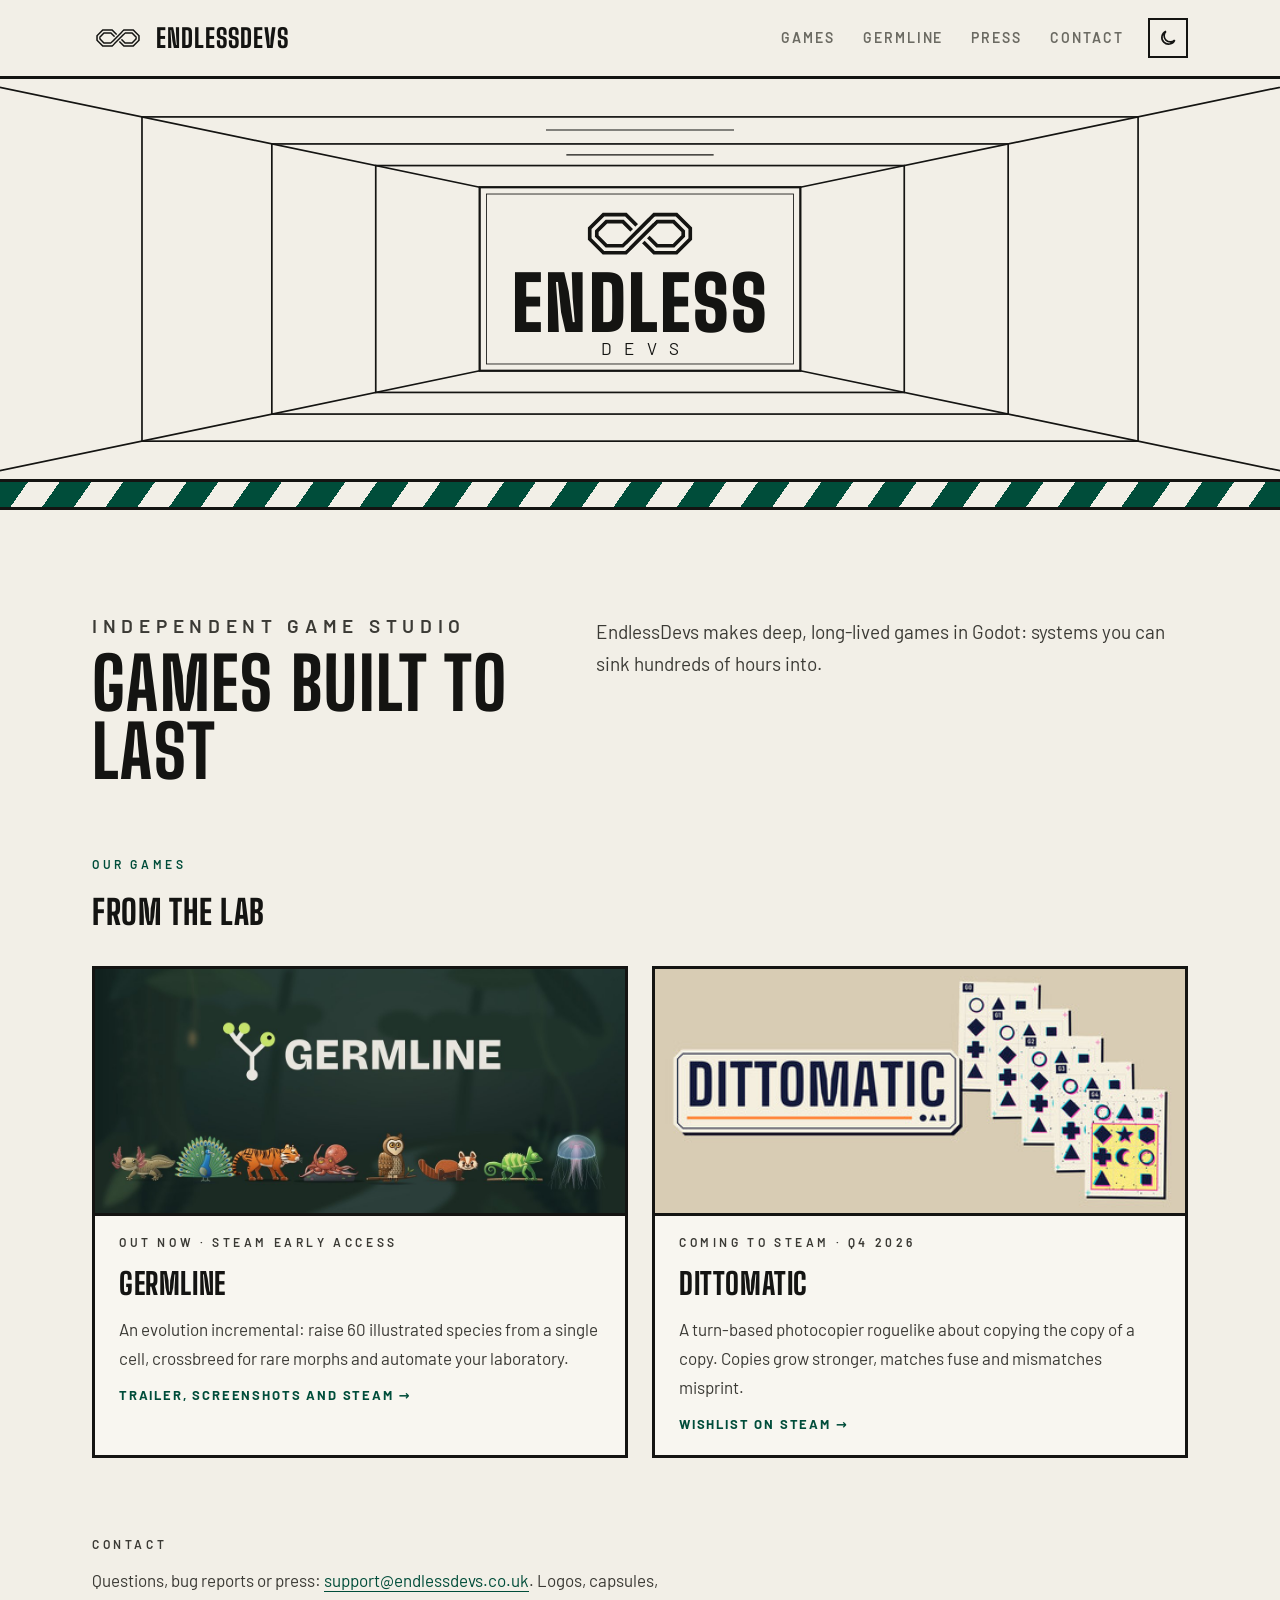
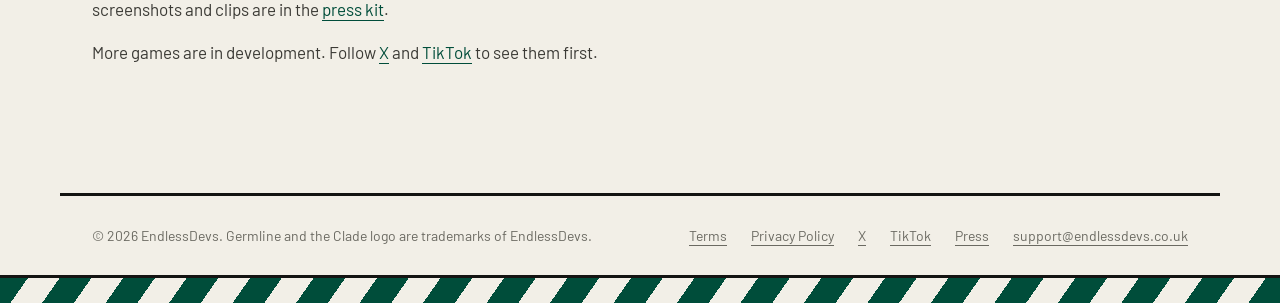
<file: index.html>
<!doctype html>
<html lang="en">
<head>
<meta charset="utf-8">
<meta name="viewport" content="width=device-width, initial-scale=1">
<title>EndlessDevs · Independent game studio</title>
<meta name="description" content="EndlessDevs is an independent game studio making deep, long-lived games in Godot. Germline is out now in Steam Early Access. Dittomatic is coming to Steam in Q4 2026.">
<meta property="og:title" content="EndlessDevs">
<meta property="og:description" content="Independent game studio. Germline is out now in Steam Early Access. Dittomatic is coming in Q4 2026.">
<meta property="og:image" content="https://endlessdevs.co.uk/assets/brand/og.png">
<meta property="og:url" content="https://endlessdevs.co.uk/">
<meta name="twitter:card" content="summary_large_image">
<meta name="twitter:site" content="@TheEndlessDevs">
<meta name="theme-color" content="#f2efe7">
<link rel="canonical" href="https://endlessdevs.co.uk/">
<link rel="icon" href="/assets/brand/mark.svg" type="image/svg+xml">
<link rel="preconnect" href="https://fonts.googleapis.com">
<link rel="preconnect" href="https://fonts.gstatic.com" crossorigin>
<link rel="stylesheet" href="https://fonts.googleapis.com/css2?family=Barlow:wght@400;600;700&family=Big+Shoulders+Display:wght@800;900&display=swap">
<link rel="stylesheet" href="/style.css?v=20261113b">
<script>try{if(localStorage.theme==="dark")document.documentElement.dataset.theme="dark"}catch(e){}</script>
<script src="/theme.js?v=1" defer></script>
</head>
<body>
<a class="skip" href="#main">Skip to content</a>
<header class="site-header">
  <div class="wrap">
    <a class="brand" href="/" aria-label="EndlessDevs home"><img class="mark" src="/assets/brand/mark.svg" alt=""><span>ENDLESSDEVS</span></a>
    <nav class="nav" aria-label="Site">
      <a href="/#games">Games</a>
      <a href="/germline">Germline</a>
      <a href="/press">Press</a>
      <a href="mailto:support@endlessdevs.co.uk">Contact</a>
    </nav>
    <button class="theme-toggle" type="button" aria-label="Switch to dark mode" aria-pressed="false"><svg class="moon" viewBox="0 0 24 24" fill="none" stroke="currentColor" stroke-width="2" aria-hidden="true"><path d="M20 14.5A8 8 0 1 1 9.5 4 6.5 6.5 0 0 0 20 14.5Z"/></svg><svg class="sun" viewBox="0 0 24 24" fill="none" stroke="currentColor" stroke-width="2" aria-hidden="true"><circle cx="12" cy="12" r="4"/><path d="M12 2v2.5M12 19.5V22M2 12h2.5M19.5 12H22M4.9 4.9l1.8 1.8M17.3 17.3l1.8 1.8M4.9 19.1l1.8-1.8M17.3 6.7l1.8-1.8"/></svg></button>
  </div>
</header>

<main id="main">
  <section class="corridor">
    <svg viewBox="0 0 2400 706" preserveAspectRatio="xMidYMid slice" role="img" aria-label="EndlessDevs sign at the end of an endless corridor">
      <g fill="none" stroke="#141412" stroke-width="3">
        <path d="M0 0L917 191M2400 0L1483 191M0 706L917 515M2400 706L1483 515"/>
        <rect x="321" y="66.9" width="1758.1" height="572.3"/>
        <rect x="550.2" y="114.6" width="1299.6" height="476.8"/>
        <rect x="733.6" y="152.8" width="932.8" height="400.4"/>
        <path d="M1034 90H1366M1070 134H1330" stroke-width="2"/>
      </g>
      <rect x="917" y="191" width="566" height="324" fill="#f8f6f0" stroke="#141412" stroke-width="4"/>
      <rect x="929" y="203" width="542" height="300" fill="none" stroke="#141412" stroke-width="1.5"/>
      <image class="mark" href="/assets/brand/mark.svg" x="1090" y="218" width="220" height="110"/>
      <text class="wm" x="1200" y="446" text-anchor="middle">ENDLESS</text>
      <text class="sub" x="1211" y="487" text-anchor="middle">DEVS</text>
    </svg>
    <div class="stripe" aria-hidden="true"></div>
  </section>

  <div class="wrap">
    <section class="intro-band">
      <div>
        <p class="eyebrow">Independent game studio</p>
        <h1>Games built to last</h1>
      </div>
      <p>EndlessDevs makes deep, long-lived games in Godot: systems you can sink hundreds of hours into.</p>
    </section>

    <section class="games" id="games" aria-labelledby="games-title">
      <p class="eyebrow">Our games</p>
      <h2 id="games-title">From the lab</h2>
      <div class="game-grid">
        <a class="game" href="/germline">
          <img src="/assets/og.jpg" alt="Germline key art" width="1200" height="630" loading="lazy">
          <div>
            <p class="eyebrow">Out now · Steam Early Access</p>
            <h3>Germline</h3>
            <p>An evolution incremental: raise 60 illustrated species from a single cell, crossbreed for rare morphs and automate your laboratory.</p>
            <p class="more">Trailer, screenshots and Steam →</p>
          </div>
        </a>
        <a class="game" href="https://store.steampowered.com/app/4068280/Dittomatic/">
          <img src="/assets/dittomatic.jpg" alt="Dittomatic capsule art" width="460" height="215" loading="lazy">
          <div>
            <p class="eyebrow">Coming to Steam · Q4 2026</p>
            <h3>Dittomatic</h3>
            <p>A turn-based photocopier roguelike about copying the copy of a copy. Copies grow stronger, matches fuse and mismatches misprint.</p>
            <p class="more">Wishlist on Steam →</p>
          </div>
        </a>
      </div>
    </section>

    <section class="studio" id="about">
      <p class="eyebrow">Contact</p>
      <div>
        <p>Questions, bug reports or press: <a href="mailto:support@endlessdevs.co.uk">support@endlessdevs.co.uk</a>. Logos, capsules, screenshots and clips are in the <a href="/press">press kit</a>.</p>
        <p>More games are in development. Follow <a href="https://x.com/TheEndlessDevs">X</a> and <a href="https://www.tiktok.com/@endless.devs">TikTok</a> to see them first.</p>
      </div>
    </section>
  </div>
</main>

<footer class="site-footer">
  <div class="wrap">
    <span>© 2026 EndlessDevs. Germline and the Clade logo are trademarks of EndlessDevs.</span>
    <nav aria-label="Legal">
      <a href="/eula">Terms</a>
      <a href="/privacy">Privacy Policy</a>
      <a href="https://x.com/TheEndlessDevs">X</a>
      <a href="https://www.tiktok.com/@endless.devs">TikTok</a>
      <a href="/press">Press</a>
      <a href="mailto:support@endlessdevs.co.uk">support@endlessdevs.co.uk</a>
    </nav>
  </div>
</footer>
<div class="stripe" aria-hidden="true"></div>
</body>
</html>
</file>
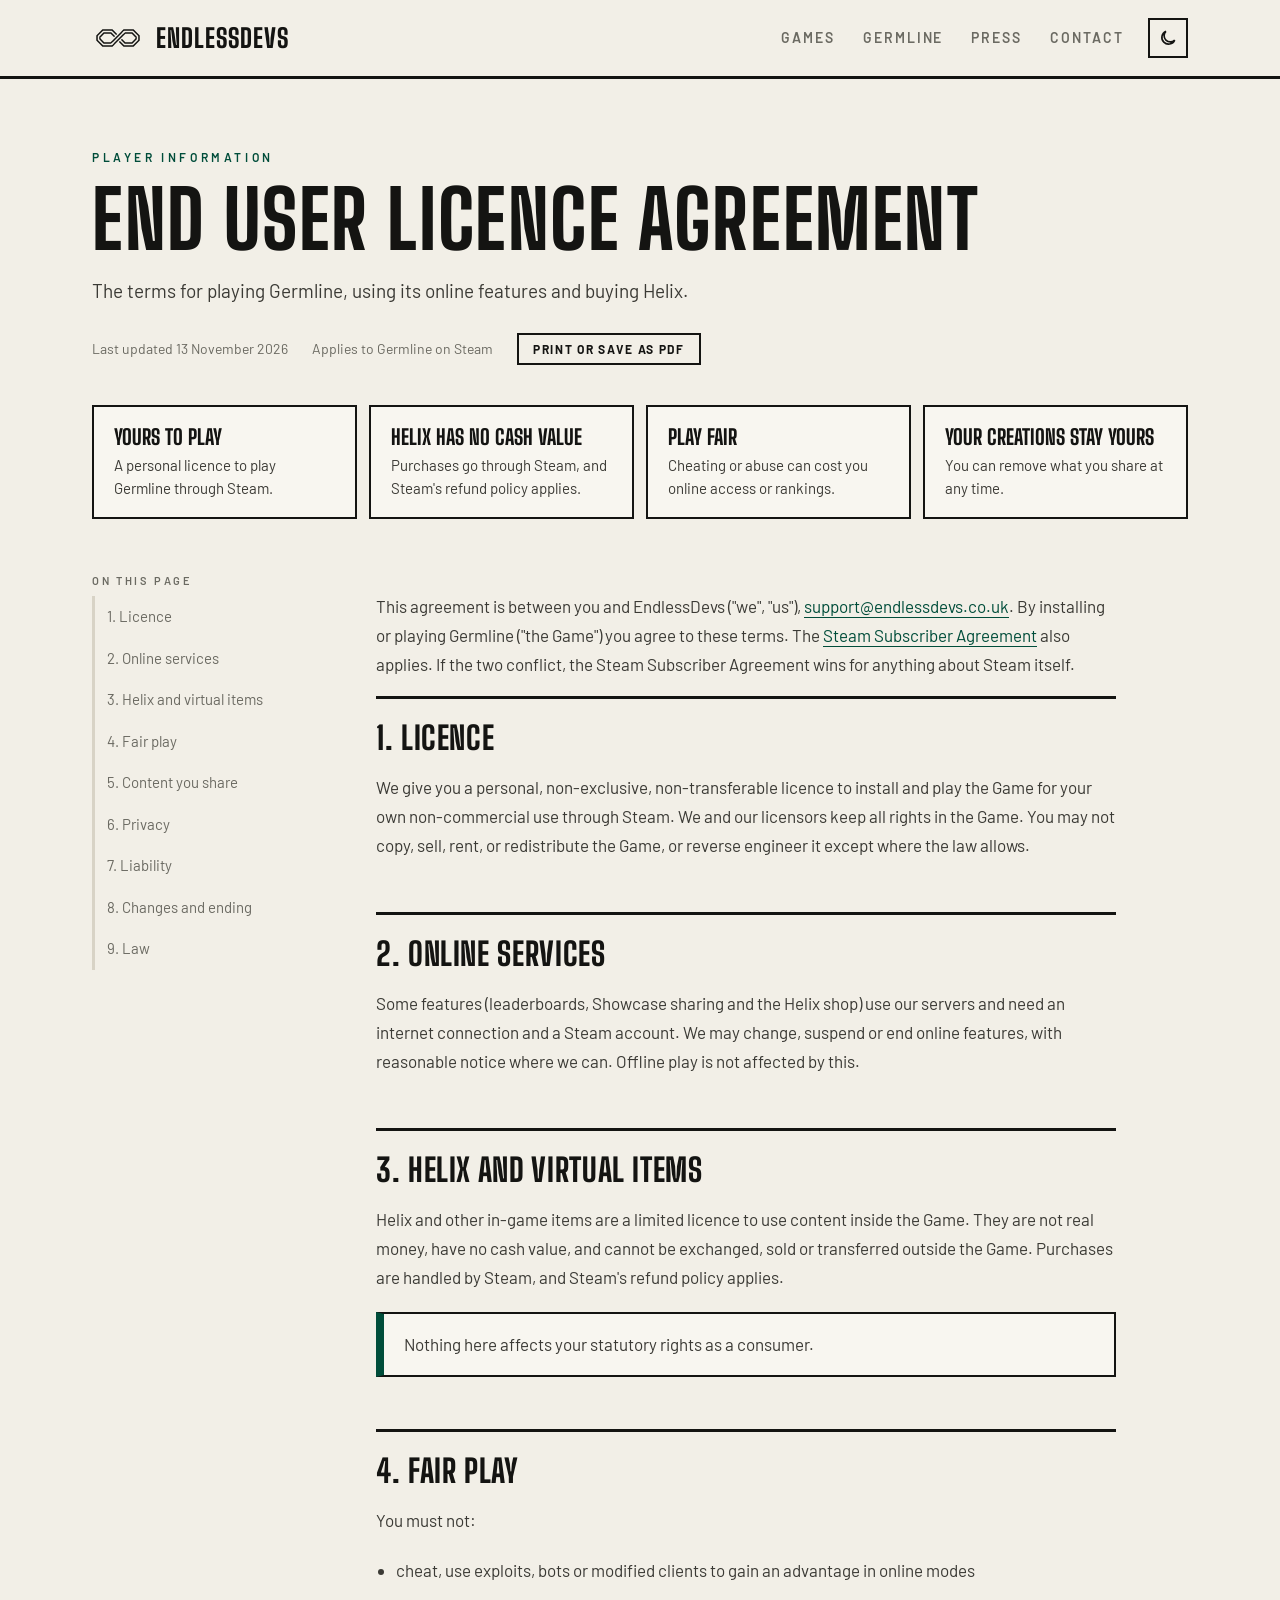
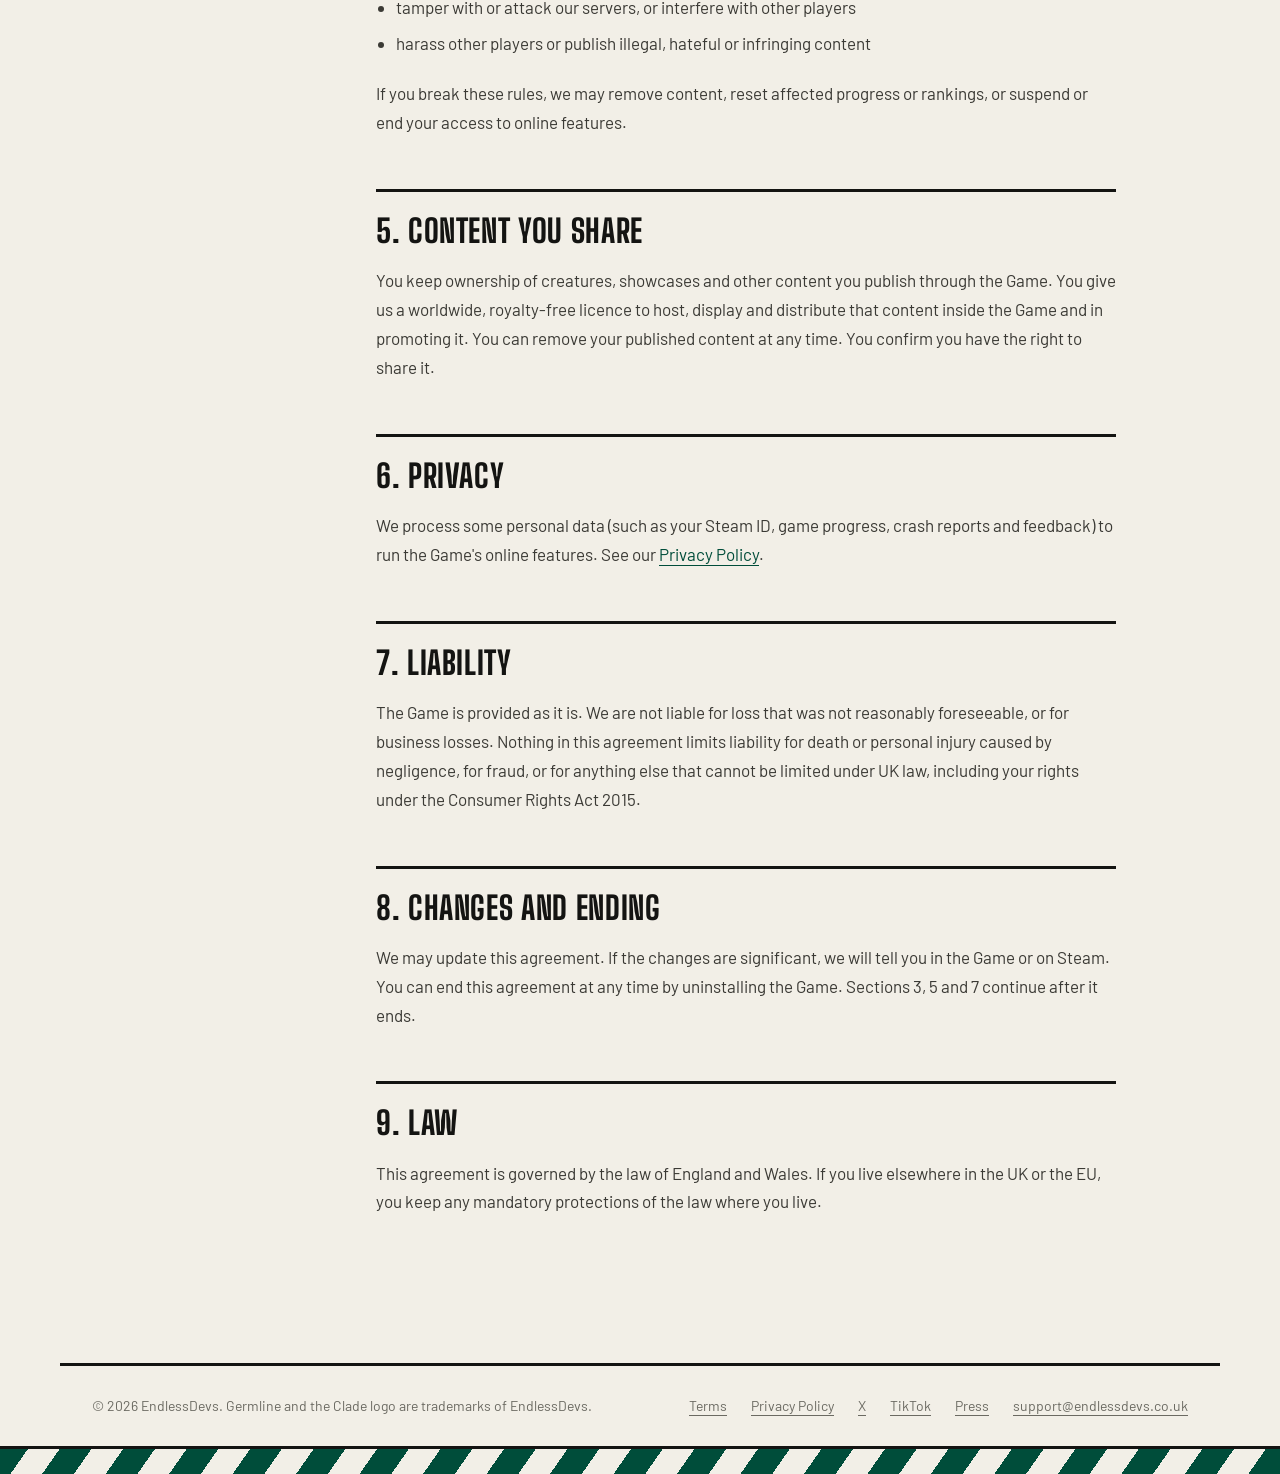
<file: eula.html>
<!doctype html>
<html lang="en">
<head>
<meta charset="utf-8">
<meta name="viewport" content="width=device-width, initial-scale=1">
<title>End User Licence Agreement · Germline · EndlessDevs</title>
<meta name="description" content="The terms for playing Germline by EndlessDevs: licence, online services, Helix and virtual items, fair play, shared content and liability.">
<meta property="og:title" content="Germline End User Licence Agreement">
<meta property="og:image" content="https://endlessdevs.co.uk/assets/og.jpg">
<meta name="theme-color" content="#f2efe7">
<link rel="canonical" href="https://endlessdevs.co.uk/eula">
<link rel="icon" href="/assets/brand/mark.svg" type="image/svg+xml">
<link rel="preconnect" href="https://fonts.googleapis.com">
<link rel="preconnect" href="https://fonts.gstatic.com" crossorigin>
<link rel="stylesheet" href="https://fonts.googleapis.com/css2?family=Barlow:wght@400;600;700&family=Big+Shoulders+Display:wght@800;900&display=swap">
<link rel="stylesheet" href="/style.css?v=20261113b">
<script>try{if(localStorage.theme==="dark")document.documentElement.dataset.theme="dark"}catch(e){}</script>
<script src="/theme.js?v=1" defer></script>
</head>
<body>
<a class="skip" href="#terms">Skip to terms</a>
<header class="site-header">
  <div class="wrap">
    <a class="brand" href="/" aria-label="EndlessDevs home"><img class="mark" src="/assets/brand/mark.svg" alt=""><span>ENDLESSDEVS</span></a>
    <nav class="nav" aria-label="Site">
      <a href="/#games">Games</a>
      <a href="/germline">Germline</a>
      <a href="/press">Press</a>
      <a href="mailto:support@endlessdevs.co.uk">Contact</a>
    </nav>
    <button class="theme-toggle" type="button" aria-label="Switch to dark mode" aria-pressed="false"><svg class="moon" viewBox="0 0 24 24" fill="none" stroke="currentColor" stroke-width="2" aria-hidden="true"><path d="M20 14.5A8 8 0 1 1 9.5 4 6.5 6.5 0 0 0 20 14.5Z"/></svg><svg class="sun" viewBox="0 0 24 24" fill="none" stroke="currentColor" stroke-width="2" aria-hidden="true"><circle cx="12" cy="12" r="4"/><path d="M12 2v2.5M12 19.5V22M2 12h2.5M19.5 12H22M4.9 4.9l1.8 1.8M17.3 17.3l1.8 1.8M4.9 19.1l1.8-1.8M17.3 6.7l1.8-1.8"/></svg></button>
  </div>
</header>

<main class="wrap">
  <div class="doc-hero">
    <p class="eyebrow">Player information</p>
    <h1>End User Licence Agreement</h1>
    <p class="intro">The terms for playing Germline, using its online features and buying Helix.</p>
    <div class="meta">
      <span>Last updated 13 November 2026</span>
      <span>Applies to Germline on Steam</span>
      <button class="btn" type="button" onclick="window.print()">Print or save as PDF</button>
    </div>
  </div>

  <ul class="glance" aria-label="Summary">
    <li><strong>Yours to play</strong>A personal licence to play Germline through Steam.</li>
    <li><strong>Helix has no cash value</strong>Purchases go through Steam, and Steam's refund policy applies.</li>
    <li><strong>Play fair</strong>Cheating or abuse can cost you online access or rankings.</li>
    <li><strong>Your creations stay yours</strong>You can remove what you share at any time.</li>
  </ul>

  <div class="layout">
    <nav class="toc" aria-label="Agreement sections">
      <p>ON THIS PAGE</p>
      <a href="#licence">1. Licence</a>
      <a href="#online">2. Online services</a>
      <a href="#helix">3. Helix and virtual items</a>
      <a href="#fair-play">4. Fair play</a>
      <a href="#content">5. Content you share</a>
      <a href="#privacy">6. Privacy</a>
      <a href="#liability">7. Liability</a>
      <a href="#changes">8. Changes and ending</a>
      <a href="#law">9. Law</a>
    </nav>

    <article id="terms">
      <p>This agreement is between you and EndlessDevs ("we", "us"), <a href="mailto:support@endlessdevs.co.uk">support@endlessdevs.co.uk</a>. By installing or playing Germline ("the Game") you agree to these terms. The <a href="https://store.steampowered.com/subscriber_agreement/">Steam Subscriber Agreement</a> also applies. If the two conflict, the Steam Subscriber Agreement wins for anything about Steam itself.</p>

      <h2 id="licence">1. Licence</h2>
      <p>We give you a personal, non-exclusive, non-transferable licence to install and play the Game for your own non-commercial use through Steam. We and our licensors keep all rights in the Game. You may not copy, sell, rent, or redistribute the Game, or reverse engineer it except where the law allows.</p>

      <h2 id="online">2. Online services</h2>
      <p>Some features (leaderboards, Showcase sharing and the Helix shop) use our servers and need an internet connection and a Steam account. We may change, suspend or end online features, with reasonable notice where we can. Offline play is not affected by this.</p>

      <h2 id="helix">3. Helix and virtual items</h2>
      <p>Helix and other in-game items are a limited licence to use content inside the Game. They are not real money, have no cash value, and cannot be exchanged, sold or transferred outside the Game. Purchases are handled by Steam, and Steam's refund policy applies.</p>
      <div class="callout"><p>Nothing here affects your statutory rights as a consumer.</p></div>

      <h2 id="fair-play">4. Fair play</h2>
      <p>You must not:</p>
      <ul>
        <li>cheat, use exploits, bots or modified clients to gain an advantage in online modes</li>
        <li>tamper with or attack our servers, or interfere with other players</li>
        <li>harass other players or publish illegal, hateful or infringing content</li>
      </ul>
      <p>If you break these rules, we may remove content, reset affected progress or rankings, or suspend or end your access to online features.</p>

      <h2 id="content">5. Content you share</h2>
      <p>You keep ownership of creatures, showcases and other content you publish through the Game. You give us a worldwide, royalty-free licence to host, display and distribute that content inside the Game and in promoting it. You can remove your published content at any time. You confirm you have the right to share it.</p>

      <h2 id="privacy">6. Privacy</h2>
      <p>We process some personal data (such as your Steam ID, game progress, crash reports and feedback) to run the Game's online features. See our <a href="/privacy">Privacy Policy</a>.</p>

      <h2 id="liability">7. Liability</h2>
      <p>The Game is provided as it is. We are not liable for loss that was not reasonably foreseeable, or for business losses. Nothing in this agreement limits liability for death or personal injury caused by negligence, for fraud, or for anything else that cannot be limited under UK law, including your rights under the Consumer Rights Act 2015.</p>

      <h2 id="changes">8. Changes and ending</h2>
      <p>We may update this agreement. If the changes are significant, we will tell you in the Game or on Steam. You can end this agreement at any time by uninstalling the Game. Sections 3, 5 and 7 continue after it ends.</p>

      <h2 id="law">9. Law</h2>
      <p>This agreement is governed by the law of England and Wales. If you live elsewhere in the UK or the EU, you keep any mandatory protections of the law where you live.</p>
    </article>
  </div>
</main>

<footer class="site-footer">
  <div class="wrap">
    <span>© 2026 EndlessDevs. Germline and the Clade logo are trademarks of EndlessDevs.</span>
    <nav aria-label="Legal">
      <a href="/eula">Terms</a>
      <a href="/privacy">Privacy Policy</a>
      <a href="https://x.com/TheEndlessDevs">X</a>
      <a href="https://www.tiktok.com/@endless.devs">TikTok</a>
      <a href="/press">Press</a>
      <a href="mailto:support@endlessdevs.co.uk">support@endlessdevs.co.uk</a>
    </nav>
  </div>
</footer>
<div class="stripe" aria-hidden="true"></div>
</body>
</html>
</file>
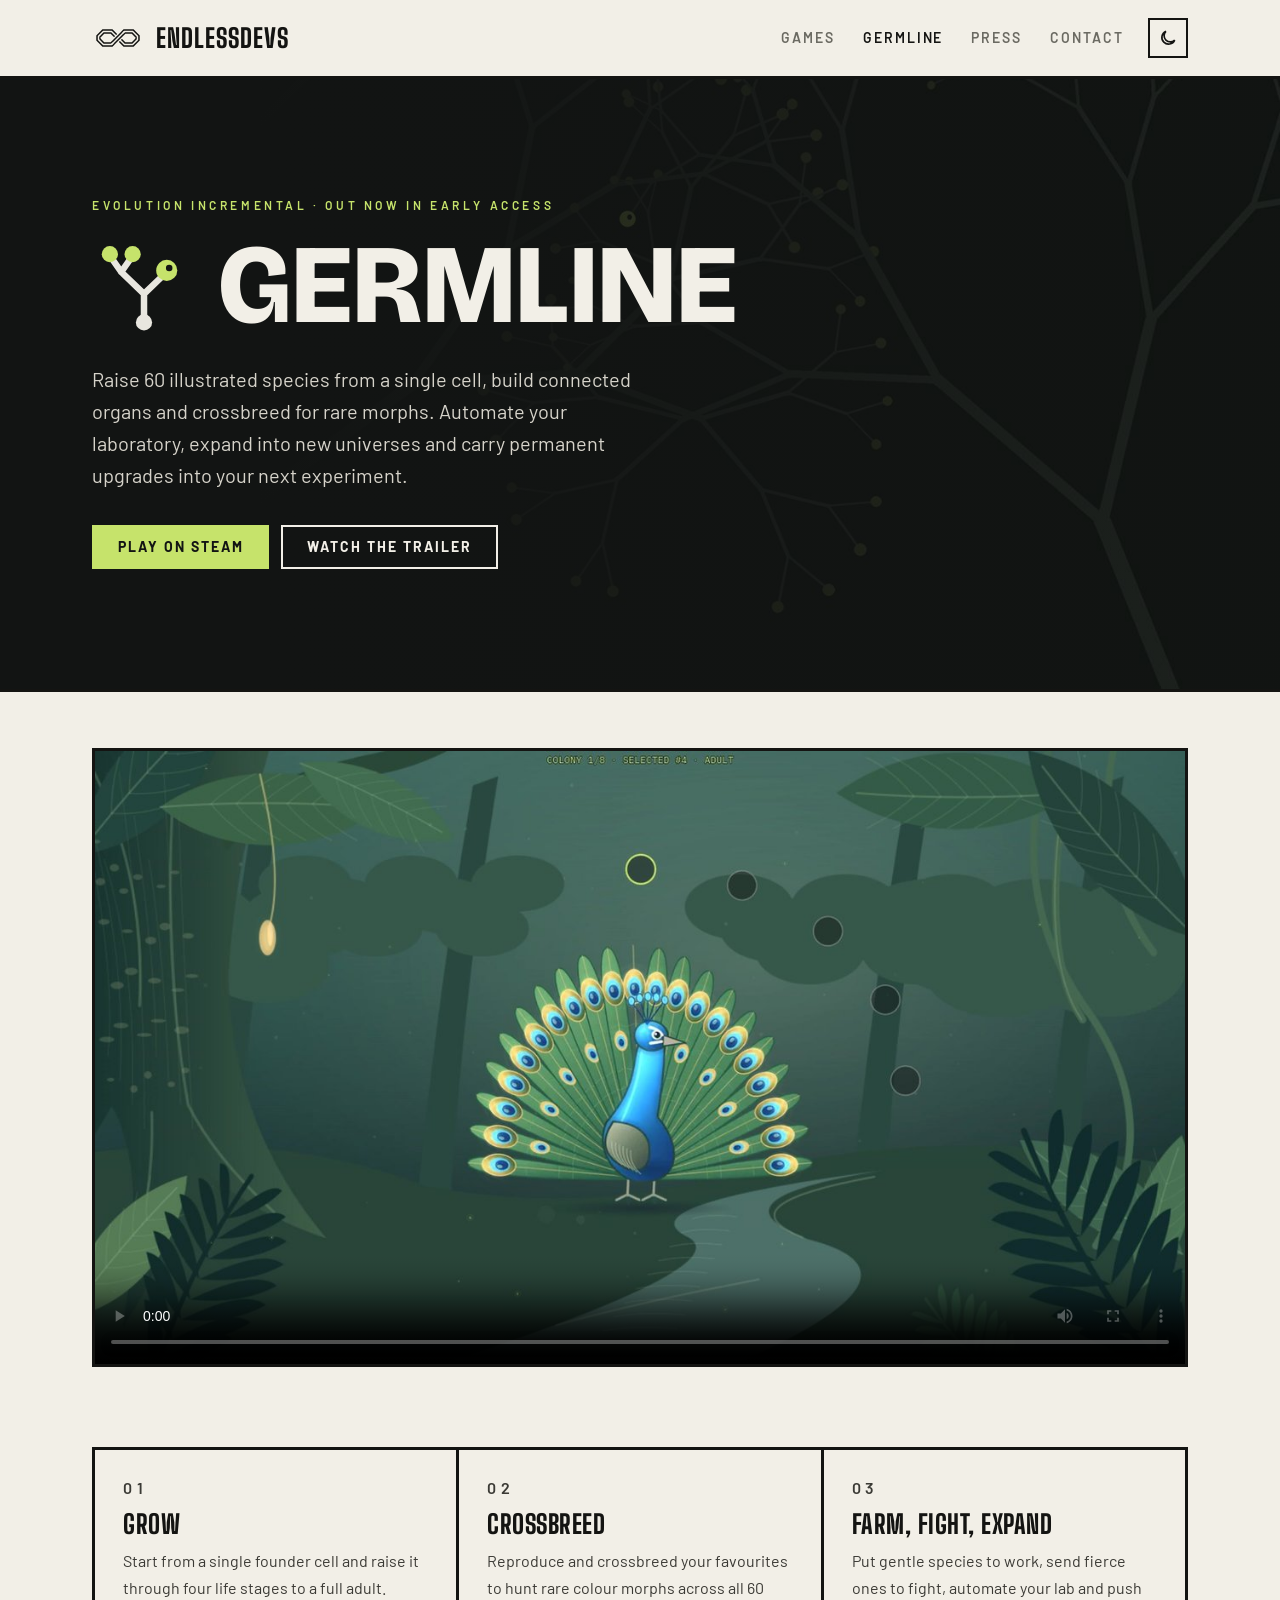
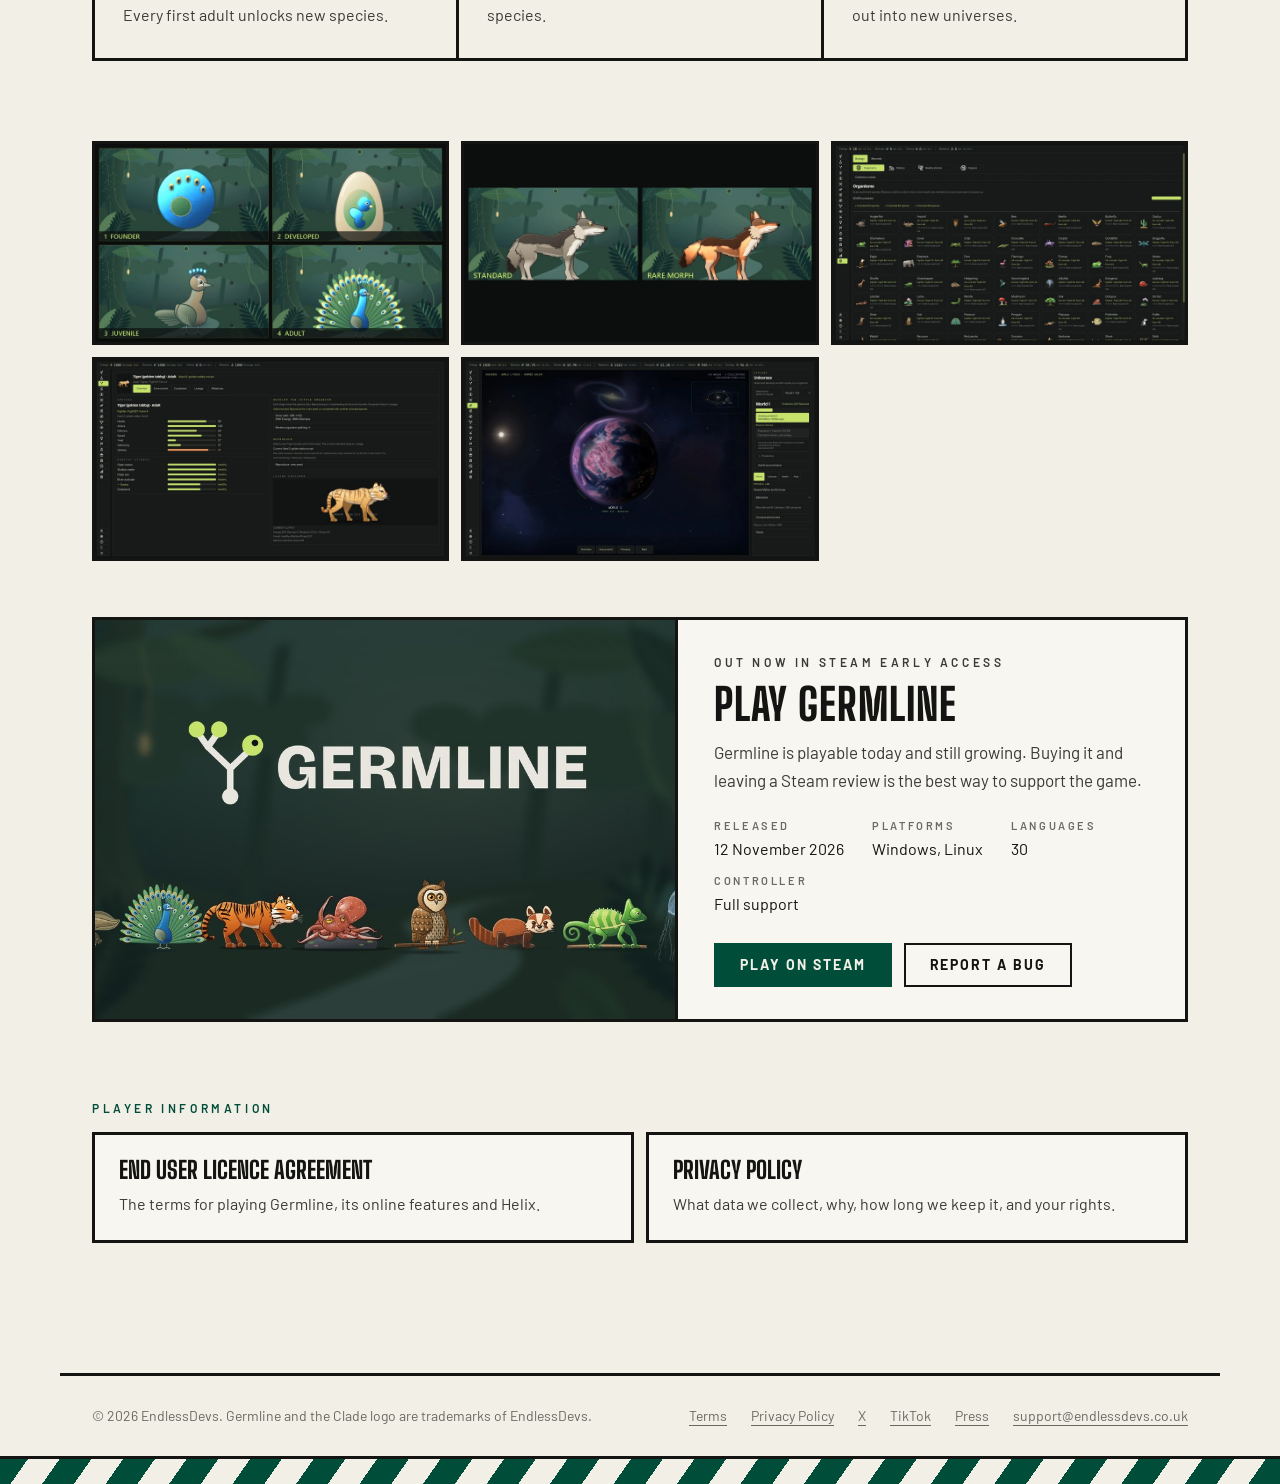
<file: germline.html>
<!doctype html>
<html lang="en">
<head>
<meta charset="utf-8">
<meta name="viewport" content="width=device-width, initial-scale=1">
<title>Germline · EndlessDevs</title>
<link rel="canonical" href="https://endlessdevs.co.uk/germline">
<meta name="description" content="Germline is an evolution incremental game by EndlessDevs. Raise 60 illustrated species from a single cell, crossbreed for rare morphs and automate your laboratory. Out now in Steam Early Access.">
<meta property="og:title" content="Germline · EndlessDevs">
<meta property="og:description" content="Raise 60 illustrated species from a single cell. Out now in Steam Early Access.">
<meta property="og:image" content="https://endlessdevs.co.uk/assets/og.jpg">
<meta property="og:url" content="https://endlessdevs.co.uk/germline">
<meta name="twitter:card" content="summary_large_image">
<meta name="twitter:site" content="@TheEndlessDevs">
<meta name="theme-color" content="#f2efe7">
<link rel="icon" href="/assets/brand/mark.svg" type="image/svg+xml">
<link rel="preconnect" href="https://fonts.googleapis.com">
<link rel="preconnect" href="https://fonts.gstatic.com" crossorigin>
<link rel="stylesheet" href="https://fonts.googleapis.com/css2?family=Barlow:wght@400;600;700&family=Big+Shoulders+Display:wght@800;900&family=Bricolage+Grotesque:opsz,wght@12..96,800&display=swap">
<link rel="stylesheet" href="/style.css?v=20261113b">
<script>try{if(localStorage.theme==="dark")document.documentElement.dataset.theme="dark"}catch(e){}</script>
<script src="/theme.js?v=1" defer></script>
</head>
<body>
<a class="skip" href="#main">Skip to content</a>
<header class="site-header">
  <div class="wrap">
    <a class="brand" href="/" aria-label="EndlessDevs home"><img class="mark" src="/assets/brand/mark.svg" alt=""><span>ENDLESSDEVS</span></a>
    <nav class="nav" aria-label="Site">
      <a href="/#games">Games</a>
      <a href="/germline" aria-current="page">Germline</a>
      <a href="/press">Press</a>
      <a href="mailto:support@endlessdevs.co.uk">Contact</a>
    </nav>
    <button class="theme-toggle" type="button" aria-label="Switch to dark mode" aria-pressed="false"><svg class="moon" viewBox="0 0 24 24" fill="none" stroke="currentColor" stroke-width="2" aria-hidden="true"><path d="M20 14.5A8 8 0 1 1 9.5 4 6.5 6.5 0 0 0 20 14.5Z"/></svg><svg class="sun" viewBox="0 0 24 24" fill="none" stroke="currentColor" stroke-width="2" aria-hidden="true"><circle cx="12" cy="12" r="4"/><path d="M12 2v2.5M12 19.5V22M2 12h2.5M19.5 12H22M4.9 4.9l1.8 1.8M17.3 17.3l1.8 1.8M4.9 19.1l1.8-1.8M17.3 6.7l1.8-1.8"/></svg></button>
  </div>
</header>

<main id="main">
  <section class="hero">
    <div class="wrap">
      <p class="eyebrow">Evolution incremental · Out now in Early Access</p>
      <h1 class="logo"><img src="/assets/mark.svg" alt=""><span>GERMLINE</span></h1>
      <p class="lede">Raise 60 illustrated species from a single cell, build connected organs and crossbreed for rare morphs. Automate your laboratory, expand into new universes and carry permanent upgrades into your next experiment.</p>
      <div class="actions">
        <a class="btn btn-primary" href="https://store.steampowered.com/app/5419730/Germline/">Play on Steam</a>
        <a class="btn" href="#trailer">Watch the trailer</a>
      </div>
    </div>
  </section>

  <div class="wrap">
    <section class="trailer" id="trailer" aria-label="Trailer">
      <video controls playsinline preload="metadata" poster="/assets/trailer-poster.jpg" width="1920" height="1080">
        <source src="/assets/germline-trailer.mp4" type="video/mp4">
        <a href="/assets/germline-trailer.mp4">Watch the Germline trailer</a>
      </video>
    </section>

    <section class="features" aria-label="What you do in Germline">
      <div>
        <p class="eyebrow">01</p>
        <h2>Grow</h2>
        <p>Start from a single founder cell and raise it through four life stages to a full adult. Every first adult unlocks new species.</p>
      </div>
      <div>
        <p class="eyebrow">02</p>
        <h2>Crossbreed</h2>
        <p>Reproduce and crossbreed your favourites to hunt rare colour morphs across all 60 species.</p>
      </div>
      <div>
        <p class="eyebrow">03</p>
        <h2>Farm, fight, expand</h2>
        <p>Put gentle species to work, send fierce ones to fight, automate your lab and push out into new universes.</p>
      </div>
    </section>

    <section class="gallery" aria-label="Screenshots">
      <a href="/assets/shots/stages.jpg"><img src="/assets/shots/stages.jpg" alt="A peacock through its four life stages: founder cell, developed, juvenile and adult" loading="lazy" width="1600" height="900"></a>
      <a href="/assets/shots/morphs.jpg"><img src="/assets/shots/morphs.jpg" alt="A standard grey wolf beside its rare red colour morph" loading="lazy" width="1600" height="900"></a>
      <a href="/assets/shots/collection.jpg"><img src="/assets/shots/collection.jpg" alt="The organism collection: all 60 species unlocked, each with its role, fight and farm stats and rare morphs" loading="lazy" width="1600" height="900"></a>
      <a href="/assets/shots/species.jpg"><img src="/assets/shots/species.jpg" alt="Species page for a golden tabby tiger: stats, habitat fitness, reproduction and rare morph odds" loading="lazy" width="1600" height="900"></a>
      <a href="/assets/shots/universe.jpg"><img src="/assets/shots/universe.jpg" alt="The universe view: a pink and blue world in orbit, ready to develop to level 3" loading="lazy" width="1600" height="900"></a>
    </section>

    <section class="wishlist" aria-labelledby="wl-title">
      <a class="wl-art" href="https://store.steampowered.com/app/5419730/Germline/" tabindex="-1" aria-hidden="true"><img src="/assets/og.jpg" alt="" loading="lazy" width="1200" height="630"></a>
      <div class="wl-body">
        <p class="eyebrow">Out now in Steam Early Access</p>
        <h2 id="wl-title">Play Germline</h2>
        <p>Germline is playable today and still growing. Buying it and leaving a Steam review is the best way to support the game.</p>
        <ul class="wl-meta">
          <li><strong>Released</strong>12 November 2026</li>
          <li><strong>Platforms</strong>Windows, Linux</li>
          <li><strong>Languages</strong>30</li>
          <li><strong>Controller</strong>Full support</li>
        </ul>
        <div class="actions">
          <a class="btn btn-primary" href="https://store.steampowered.com/app/5419730/Germline/">Play on Steam</a>
          <a class="btn" href="mailto:support@endlessdevs.co.uk">Report a bug</a>
        </div>
      </div>
    </section>

    <section class="docs" aria-labelledby="player-info">
      <p class="eyebrow" id="player-info">Player information</p>
      <div class="doc-links">
        <a href="/eula"><strong>End User Licence Agreement</strong><span>The terms for playing Germline, its online features and Helix.</span></a>
        <a href="/privacy"><strong>Privacy Policy</strong><span>What data we collect, why, how long we keep it, and your rights.</span></a>
      </div>
    </section>
  </div>
</main>

<footer class="site-footer">
  <div class="wrap">
    <span>© 2026 EndlessDevs. Germline and the Clade logo are trademarks of EndlessDevs.</span>
    <nav aria-label="Legal">
      <a href="/eula">Terms</a>
      <a href="/privacy">Privacy Policy</a>
      <a href="https://x.com/TheEndlessDevs">X</a>
      <a href="https://www.tiktok.com/@endless.devs">TikTok</a>
      <a href="/press">Press</a>
      <a href="mailto:support@endlessdevs.co.uk">support@endlessdevs.co.uk</a>
    </nav>
  </div>
</footer>
<div class="stripe" aria-hidden="true"></div>
</body>
</html>
</file>
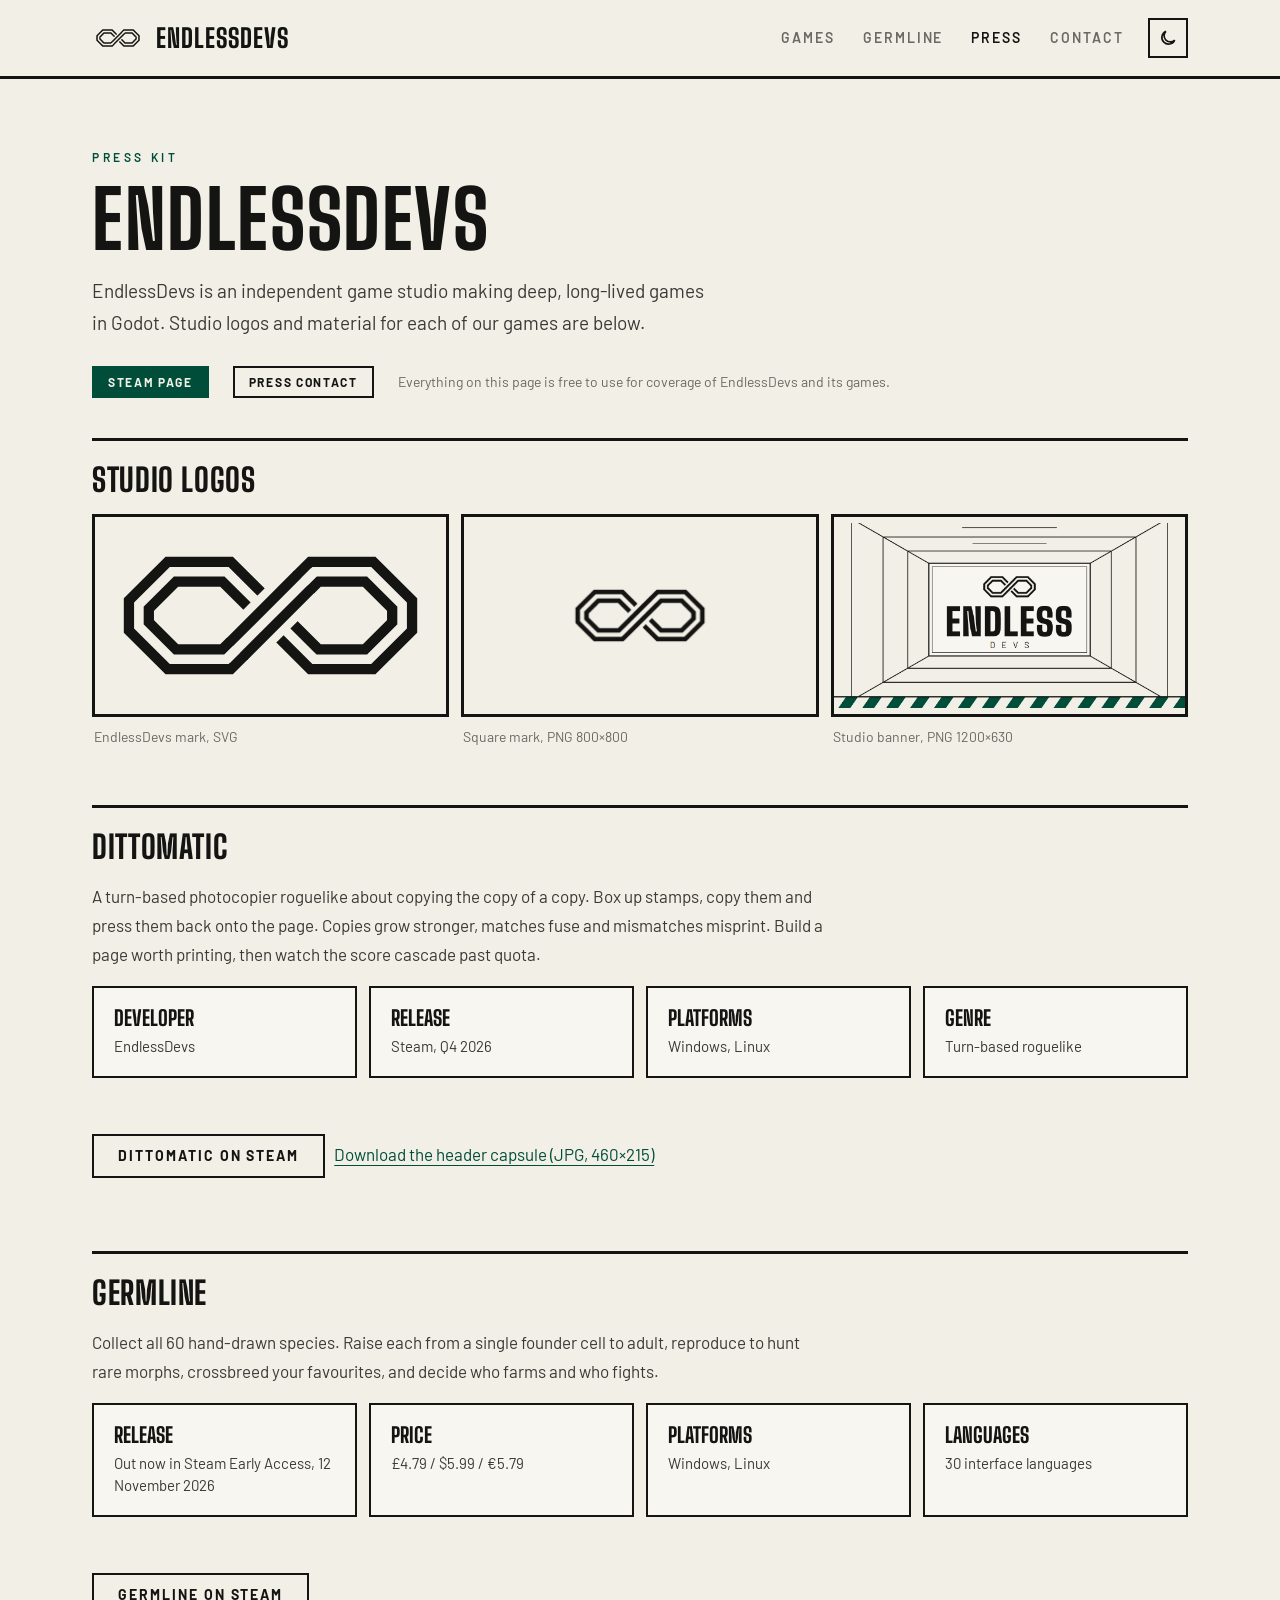
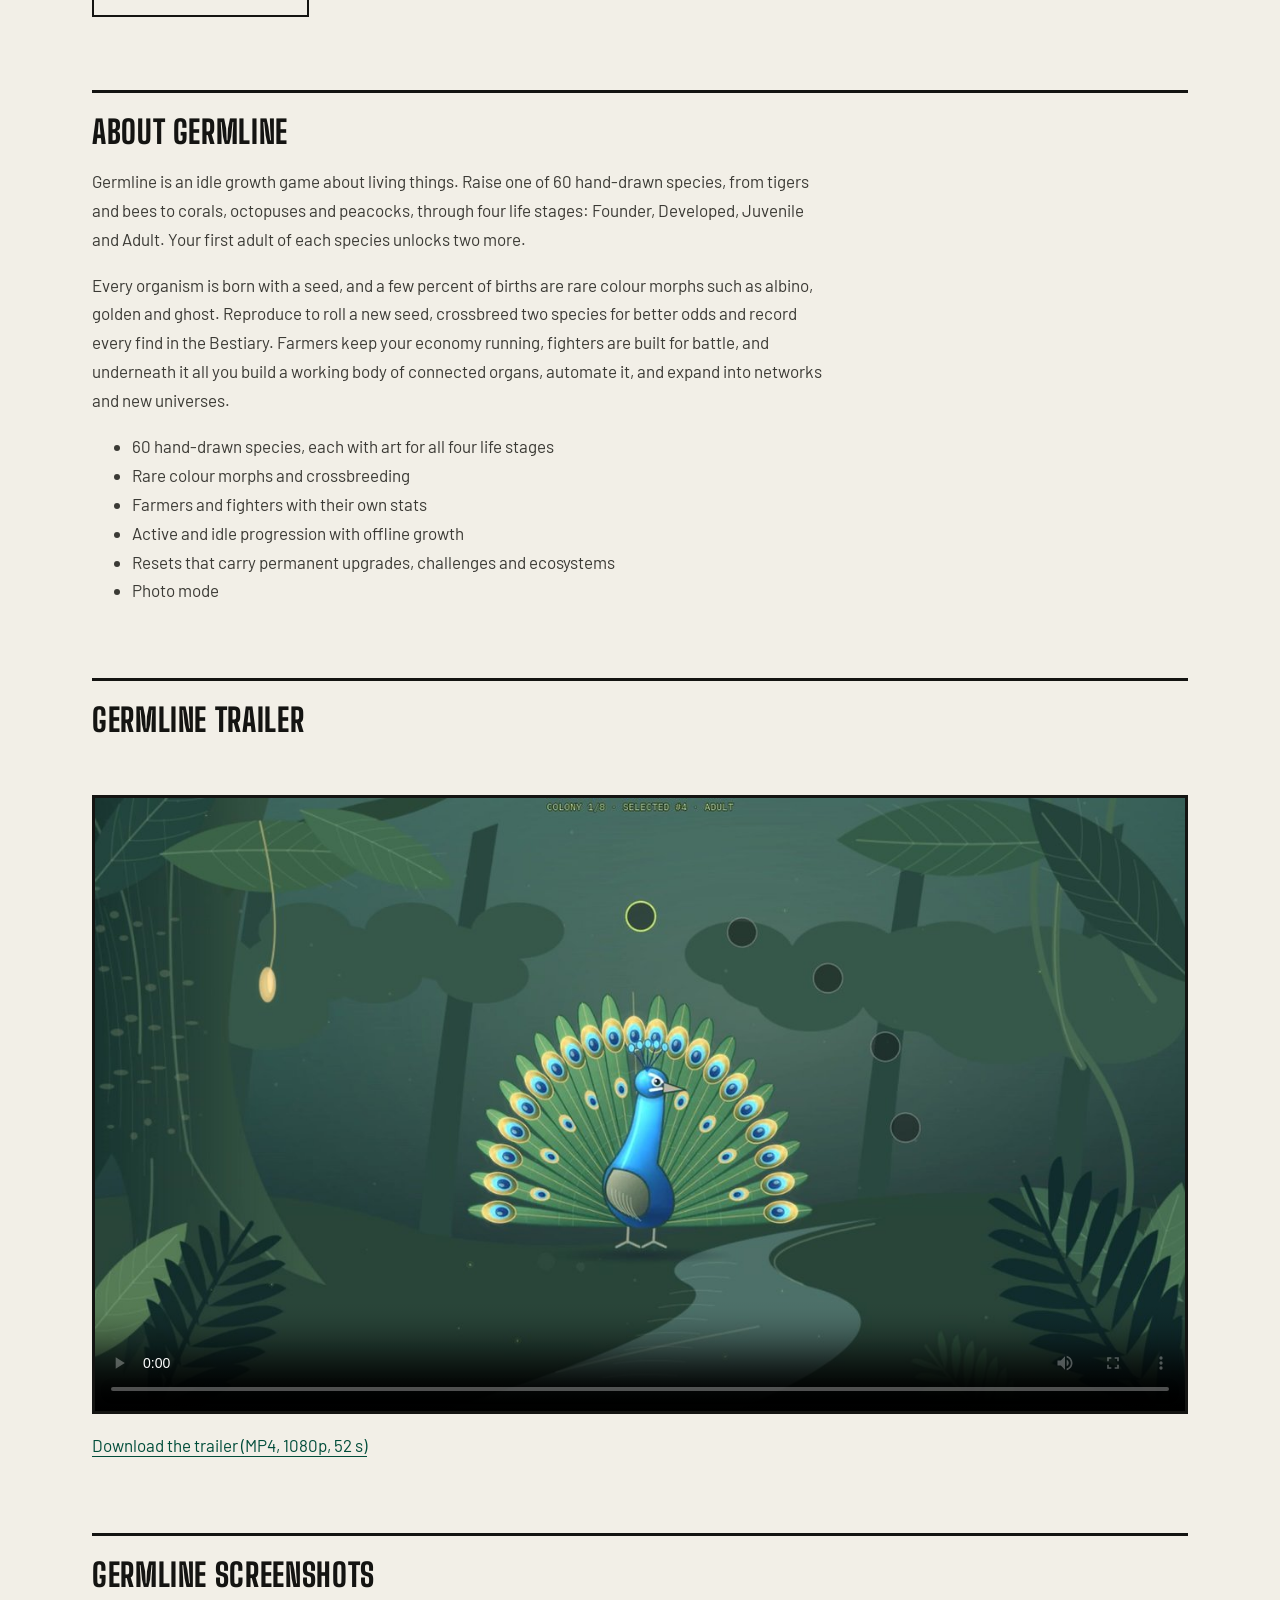
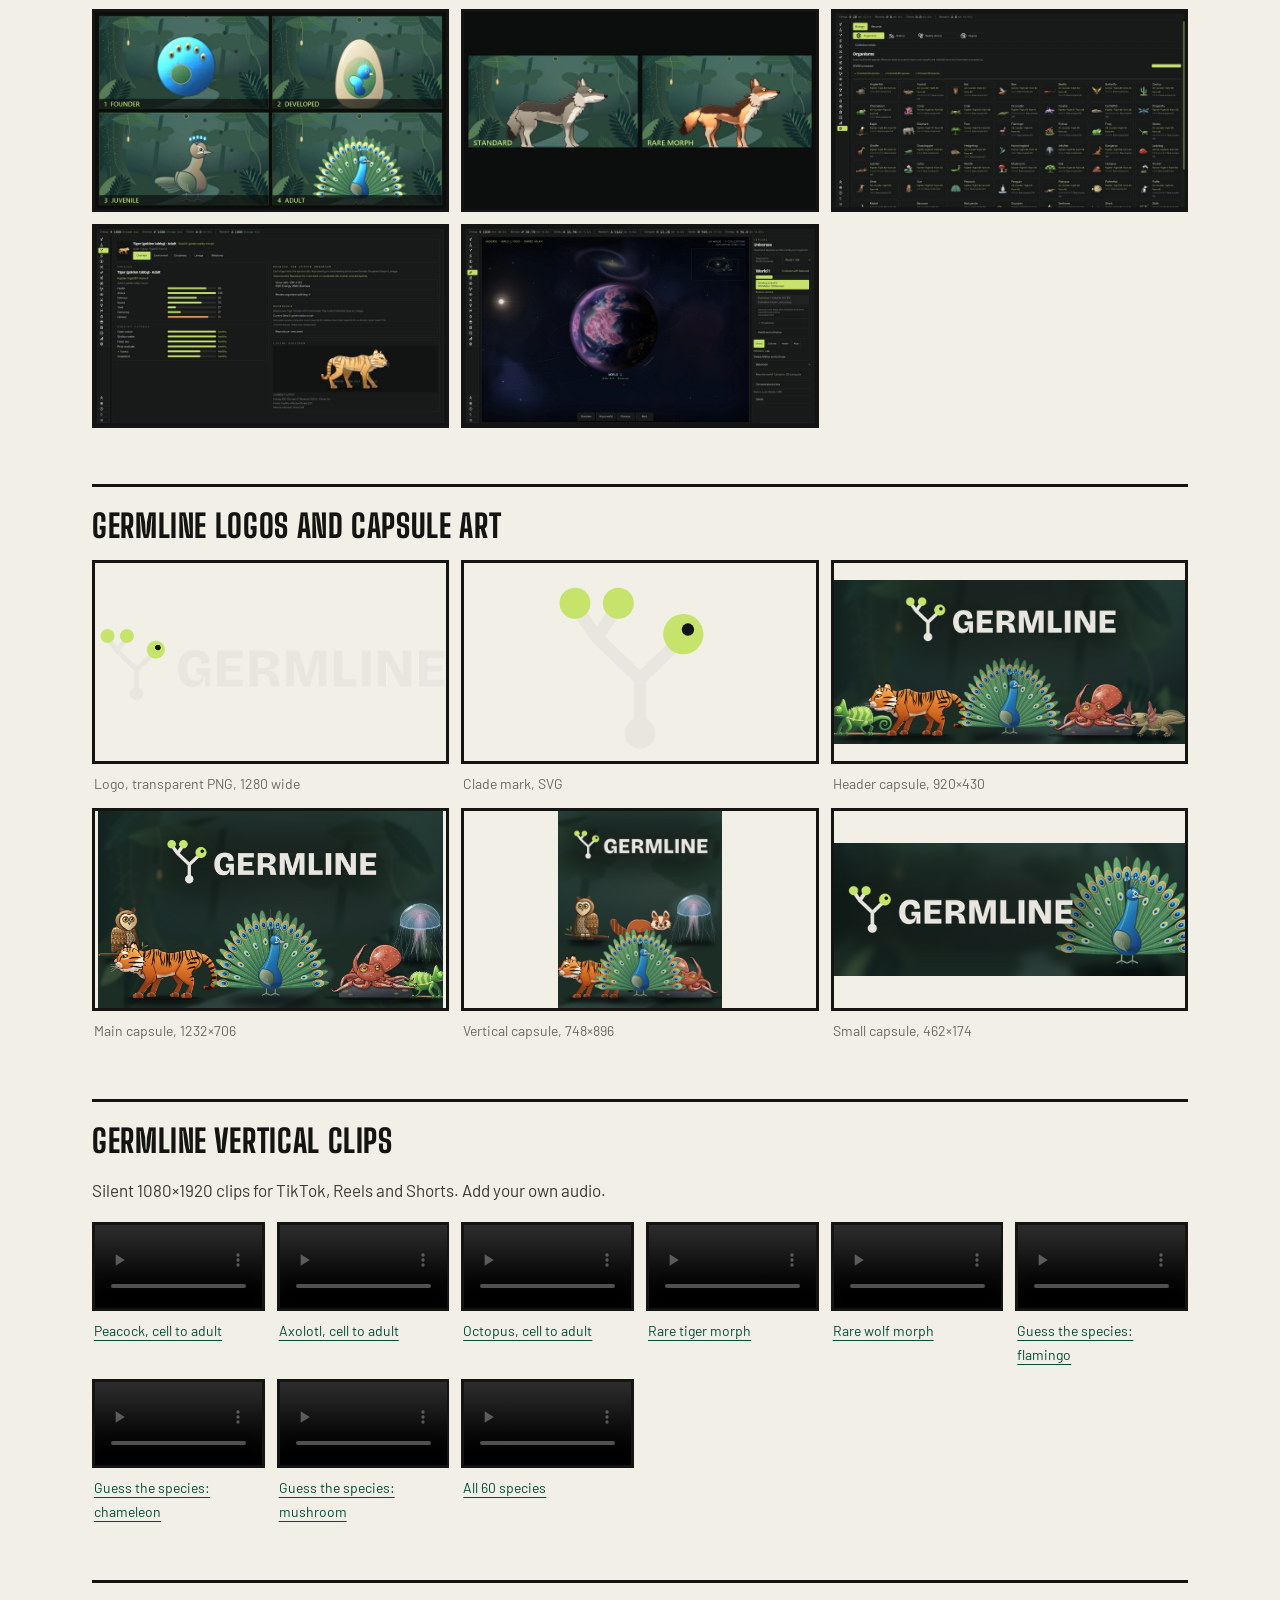
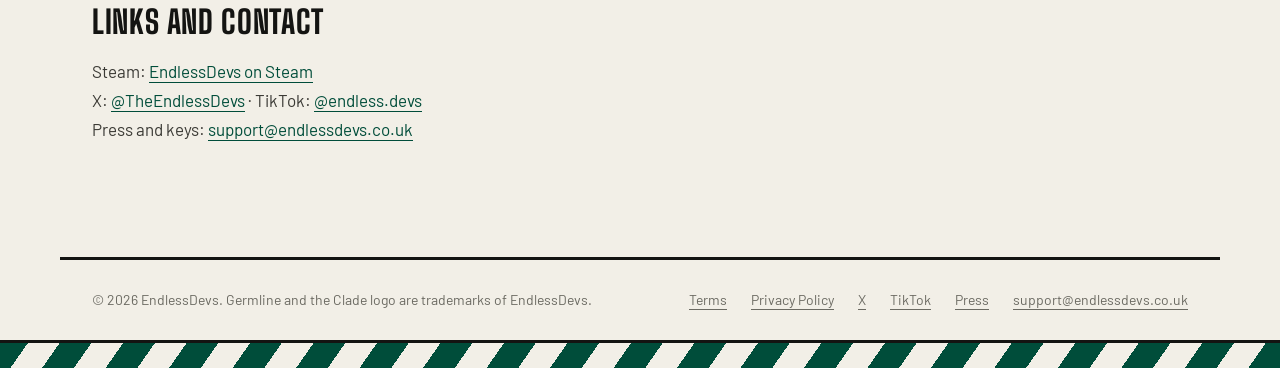
<file: press.html>
<!doctype html>
<html lang="en">
<head>
<meta charset="utf-8">
<meta name="viewport" content="width=device-width, initial-scale=1">
<title>Press kit · EndlessDevs</title>
<meta name="description" content="EndlessDevs press kit: studio logos, Dittomatic fact sheet, plus the fact sheet for Germline (out now in Steam Early Access), trailer, screenshots, capsules and vertical clips, free to use for coverage.">
<meta property="og:title" content="EndlessDevs press kit">
<meta property="og:description" content="Studio logos and game material from EndlessDevs, free to use for coverage.">
<meta property="og:image" content="https://endlessdevs.co.uk/assets/brand/og.png">
<meta property="og:url" content="https://endlessdevs.co.uk/press">
<meta name="twitter:card" content="summary_large_image">
<meta name="twitter:site" content="@TheEndlessDevs">
<meta name="theme-color" content="#f2efe7">
<link rel="canonical" href="https://endlessdevs.co.uk/press">
<link rel="icon" href="/assets/brand/mark.svg" type="image/svg+xml">
<link rel="preconnect" href="https://fonts.googleapis.com">
<link rel="preconnect" href="https://fonts.gstatic.com" crossorigin>
<link rel="stylesheet" href="https://fonts.googleapis.com/css2?family=Barlow:wght@400;600;700&family=Big+Shoulders+Display:wght@800;900&display=swap">
<link rel="stylesheet" href="/style.css?v=20261113b">
<script>try{if(localStorage.theme==="dark")document.documentElement.dataset.theme="dark"}catch(e){}</script>
<script src="/theme.js?v=1" defer></script>
</head>
<body>
<a class="skip" href="#kit">Skip to press kit</a>
<header class="site-header">
  <div class="wrap">
    <a class="brand" href="/" aria-label="EndlessDevs home"><img class="mark" src="/assets/brand/mark.svg" alt=""><span>ENDLESSDEVS</span></a>
    <nav class="nav" aria-label="Site">
      <a href="/#games">Games</a>
      <a href="/germline">Germline</a>
      <a href="/press" aria-current="page">Press</a>
      <a href="mailto:support@endlessdevs.co.uk">Contact</a>
    </nav>
    <button class="theme-toggle" type="button" aria-label="Switch to dark mode" aria-pressed="false"><svg class="moon" viewBox="0 0 24 24" fill="none" stroke="currentColor" stroke-width="2" aria-hidden="true"><path d="M20 14.5A8 8 0 1 1 9.5 4 6.5 6.5 0 0 0 20 14.5Z"/></svg><svg class="sun" viewBox="0 0 24 24" fill="none" stroke="currentColor" stroke-width="2" aria-hidden="true"><circle cx="12" cy="12" r="4"/><path d="M12 2v2.5M12 19.5V22M2 12h2.5M19.5 12H22M4.9 4.9l1.8 1.8M17.3 17.3l1.8 1.8M4.9 19.1l1.8-1.8M17.3 6.7l1.8-1.8"/></svg></button>
  </div>
</header>

<main class="wrap" id="kit">
  <div class="doc-hero">
    <p class="eyebrow">Press kit</p>
    <h1>EndlessDevs</h1>
    <p class="intro">EndlessDevs is an independent game studio making deep, long-lived games in Godot. Studio logos and material for each of our games are below.</p>
    <div class="meta">
      <a class="btn btn-primary" href="https://store.steampowered.com/search/?developer=EndlessDevs">Steam page</a>
      <a class="btn" href="mailto:support@endlessdevs.co.uk?subject=Press">Press contact</a>
      <span>Everything on this page is free to use for coverage of EndlessDevs and its games.</span>
    </div>
  </div>

  <section class="press-block" aria-labelledby="studio-logos">
    <h2 id="studio-logos">Studio logos</h2>
    <div class="gallery">
      <figure><a href="/assets/brand/mark.svg" download><img class="mark" src="/assets/brand/mark.svg" alt="The EndlessDevs mark: an octagonal infinity loop" loading="lazy" width="256" height="128"></a><figcaption>EndlessDevs mark, SVG</figcaption></figure>
      <figure><a href="/assets/brand/social/avatar.png" download><img src="/assets/brand/social/avatar.png" alt="EndlessDevs mark on cream, square" loading="lazy" width="800" height="800"></a><figcaption>Square mark, PNG 800×800</figcaption></figure>
      <figure><a href="/assets/brand/og.png" download><img src="/assets/brand/og.png" alt="EndlessDevs sign at the end of a line-drawn corridor" loading="lazy" width="1200" height="630"></a><figcaption>Studio banner, PNG 1200×630</figcaption></figure>
    </div>
  </section>

  <section class="press-block" aria-labelledby="dittomatic">
    <h2 id="dittomatic">Dittomatic</h2>
    <p>A turn-based photocopier roguelike about copying the copy of a copy. Box up stamps, copy them and press them back onto the page. Copies grow stronger, matches fuse and mismatches misprint. Build a page worth printing, then watch the score cascade past quota.</p>
    <ul class="glance" aria-label="Dittomatic fact sheet">
      <li><strong>Developer</strong>EndlessDevs</li>
      <li><strong>Release</strong>Steam, Q4 2026</li>
      <li><strong>Platforms</strong>Windows, Linux</li>
      <li><strong>Genre</strong>Turn-based roguelike</li>
    </ul>
    <p><a class="btn" href="https://store.steampowered.com/app/4068280/Dittomatic/">Dittomatic on Steam</a> &nbsp; <a href="/assets/dittomatic.jpg" download>Download the header capsule (JPG, 460×215)</a></p>
  </section>

  <section class="press-block" aria-labelledby="games">
    <h2 id="games">Germline</h2>
    <p>Collect all 60 hand-drawn species. Raise each from a single founder cell to adult, reproduce to hunt rare morphs, crossbreed your favourites, and decide who farms and who fights.</p>
    <ul class="glance" aria-label="Germline fact sheet">
      <li><strong>Release</strong>Out now in Steam Early Access, 12 November 2026</li>
      <li><strong>Price</strong>£4.79 / $5.99 / €5.79</li>
      <li><strong>Platforms</strong>Windows, Linux</li>
      <li><strong>Languages</strong>30 interface languages</li>
    </ul>
    <p><a class="btn" href="https://store.steampowered.com/app/5419730/Germline/">Germline on Steam</a></p>
  </section>

  <section class="press-block" aria-labelledby="about-game">
    <h2 id="about-game">About Germline</h2>
    <p>Germline is an idle growth game about living things. Raise one of 60 hand-drawn species, from tigers and bees to corals, octopuses and peacocks, through four life stages: Founder, Developed, Juvenile and Adult. Your first adult of each species unlocks two more.</p>
    <p>Every organism is born with a seed, and a few percent of births are rare colour morphs such as albino, golden and ghost. Reproduce to roll a new seed, crossbreed two species for better odds and record every find in the Bestiary. Farmers keep your economy running, fighters are built for battle, and underneath it all you build a working body of connected organs, automate it, and expand into networks and new universes.</p>
    <ul>
      <li>60 hand-drawn species, each with art for all four life stages</li>
      <li>Rare colour morphs and crossbreeding</li>
      <li>Farmers and fighters with their own stats</li>
      <li>Active and idle progression with offline growth</li>
      <li>Resets that carry permanent upgrades, challenges and ecosystems</li>
      <li>Photo mode</li>
    </ul>
  </section>

  <section class="press-block" aria-labelledby="trailer">
    <h2 id="trailer">Germline trailer</h2>
    <div class="trailer">
      <video controls playsinline preload="metadata" poster="/assets/trailer-poster.jpg" width="1920" height="1080">
        <source src="/assets/germline-trailer.mp4" type="video/mp4">
      </video>
    </div>
    <p><a href="/assets/germline-trailer.mp4" download>Download the trailer (MP4, 1080p, 52 s)</a></p>
  </section>

  <section class="press-block" aria-labelledby="shots">
    <h2 id="shots">Germline screenshots</h2>
    <div class="gallery">
      <a href="/assets/shots/stages.jpg" download><img src="/assets/shots/stages.jpg" alt="A peacock through its four life stages: founder cell, developed, juvenile and adult" loading="lazy" width="1600" height="900"></a>
      <a href="/assets/shots/morphs.jpg" download><img src="/assets/shots/morphs.jpg" alt="A standard grey wolf beside its rare red colour morph" loading="lazy" width="1600" height="900"></a>
      <a href="/assets/shots/collection.jpg" download><img src="/assets/shots/collection.jpg" alt="The organism collection: all 60 species unlocked, each with its role, fight and farm stats and rare morphs" loading="lazy" width="1600" height="900"></a>
      <a href="/assets/shots/species.jpg" download><img src="/assets/shots/species.jpg" alt="Species page for a golden tabby tiger: stats, habitat fitness, reproduction and rare morph odds" loading="lazy" width="1600" height="900"></a>
      <a href="/assets/shots/universe.jpg" download><img src="/assets/shots/universe.jpg" alt="The universe view: a pink and blue world in orbit, ready to develop to level 3" loading="lazy" width="1600" height="900"></a>
    </div>
  </section>

  <section class="press-block" aria-labelledby="logos">
    <h2 id="logos">Germline logos and capsule art</h2>
    <div class="gallery">
      <figure><a href="/assets/press/germline-logo.png" download><img src="/assets/press/germline-logo.png" alt="Germline logo: the Clade mark and wordmark, transparent background" loading="lazy" width="1280" height="322"></a><figcaption>Logo, transparent PNG, 1280 wide</figcaption></figure>
      <figure><a href="/assets/mark.svg" download><img src="/assets/mark.svg" alt="The Clade mark on its own" loading="lazy" width="256" height="256"></a><figcaption>Clade mark, SVG</figcaption></figure>
      <figure><a href="/assets/press/header_capsule_920x430.png" download><img src="/assets/press/header_capsule_920x430.png" alt="Header capsule: Germline logo above a peacock, tiger, octopus, chameleon and axolotl" loading="lazy" width="920" height="430"></a><figcaption>Header capsule, 920×430</figcaption></figure>
      <figure><a href="/assets/press/main_capsule_1232x706.png" download><img src="/assets/press/main_capsule_1232x706.png" alt="Main capsule: Germline logo above seven adult species led by a peacock" loading="lazy" width="1232" height="706"></a><figcaption>Main capsule, 1232×706</figcaption></figure>
      <figure><a href="/assets/press/vertical_capsule_748x896.png" download><img src="/assets/press/vertical_capsule_748x896.png" alt="Vertical capsule: Germline logo above two rows of adult species" loading="lazy" width="748" height="896"></a><figcaption>Vertical capsule, 748×896</figcaption></figure>
      <figure><a href="/assets/press/small_capsule_462x174.png" download><img src="/assets/press/small_capsule_462x174.png" alt="Small capsule: Germline logo beside a peacock" loading="lazy" width="462" height="174"></a><figcaption>Small capsule, 462×174</figcaption></figure>
    </div>
  </section>

  <section class="press-block" aria-labelledby="clips">
    <h2 id="clips">Germline vertical clips</h2>
    <p>Silent 1080×1920 clips for TikTok, Reels and Shorts. Add your own audio.</p>
    <div class="clips">
      <figure><video controls playsinline preload="metadata" src="/assets/press/clips/germline-grow-peacock.mp4" width="1080" height="1920"></video><figcaption><a href="/assets/press/clips/germline-grow-peacock.mp4" download>Peacock, cell to adult</a></figcaption></figure>
      <figure><video controls playsinline preload="metadata" src="/assets/press/clips/germline-grow-axolotl.mp4" width="1080" height="1920"></video><figcaption><a href="/assets/press/clips/germline-grow-axolotl.mp4" download>Axolotl, cell to adult</a></figcaption></figure>
      <figure><video controls playsinline preload="metadata" src="/assets/press/clips/germline-grow-octopus.mp4" width="1080" height="1920"></video><figcaption><a href="/assets/press/clips/germline-grow-octopus.mp4" download>Octopus, cell to adult</a></figcaption></figure>
      <figure><video controls playsinline preload="metadata" src="/assets/press/clips/germline-rare-tiger.mp4" width="1080" height="1920"></video><figcaption><a href="/assets/press/clips/germline-rare-tiger.mp4" download>Rare tiger morph</a></figcaption></figure>
      <figure><video controls playsinline preload="metadata" src="/assets/press/clips/germline-rare-wolf.mp4" width="1080" height="1920"></video><figcaption><a href="/assets/press/clips/germline-rare-wolf.mp4" download>Rare wolf morph</a></figcaption></figure>
      <figure><video controls playsinline preload="metadata" src="/assets/press/clips/germline-guess-flamingo.mp4" width="1080" height="1920"></video><figcaption><a href="/assets/press/clips/germline-guess-flamingo.mp4" download>Guess the species: flamingo</a></figcaption></figure>
      <figure><video controls playsinline preload="metadata" src="/assets/press/clips/germline-guess-chameleon.mp4" width="1080" height="1920"></video><figcaption><a href="/assets/press/clips/germline-guess-chameleon.mp4" download>Guess the species: chameleon</a></figcaption></figure>
      <figure><video controls playsinline preload="metadata" src="/assets/press/clips/germline-guess-mushroom.mp4" width="1080" height="1920"></video><figcaption><a href="/assets/press/clips/germline-guess-mushroom.mp4" download>Guess the species: mushroom</a></figcaption></figure>
      <figure><video controls playsinline preload="metadata" src="/assets/press/clips/germline-roster-60.mp4" width="1080" height="1920"></video><figcaption><a href="/assets/press/clips/germline-roster-60.mp4" download>All 60 species</a></figcaption></figure>
    </div>
  </section>

  <section class="press-block" aria-labelledby="links">
    <h2 id="links">Links and contact</h2>
    <p>Steam: <a href="https://store.steampowered.com/search/?developer=EndlessDevs">EndlessDevs on Steam</a><br>
    X: <a href="https://x.com/TheEndlessDevs">@TheEndlessDevs</a> · TikTok: <a href="https://www.tiktok.com/@endless.devs">@endless.devs</a><br>
    Press and keys: <a href="mailto:support@endlessdevs.co.uk?subject=Press">support@endlessdevs.co.uk</a></p>
  </section>
</main>

<footer class="site-footer">
  <div class="wrap">
    <span>© 2026 EndlessDevs. Germline and the Clade logo are trademarks of EndlessDevs.</span>
    <nav aria-label="Legal">
      <a href="/eula">Terms</a>
      <a href="/privacy">Privacy Policy</a>
      <a href="https://x.com/TheEndlessDevs">X</a>
      <a href="https://www.tiktok.com/@endless.devs">TikTok</a>
      <a href="/press">Press</a>
      <a href="mailto:support@endlessdevs.co.uk">support@endlessdevs.co.uk</a>
    </nav>
  </div>
</footer>
<div class="stripe" aria-hidden="true"></div>
</body>
</html>
</file>
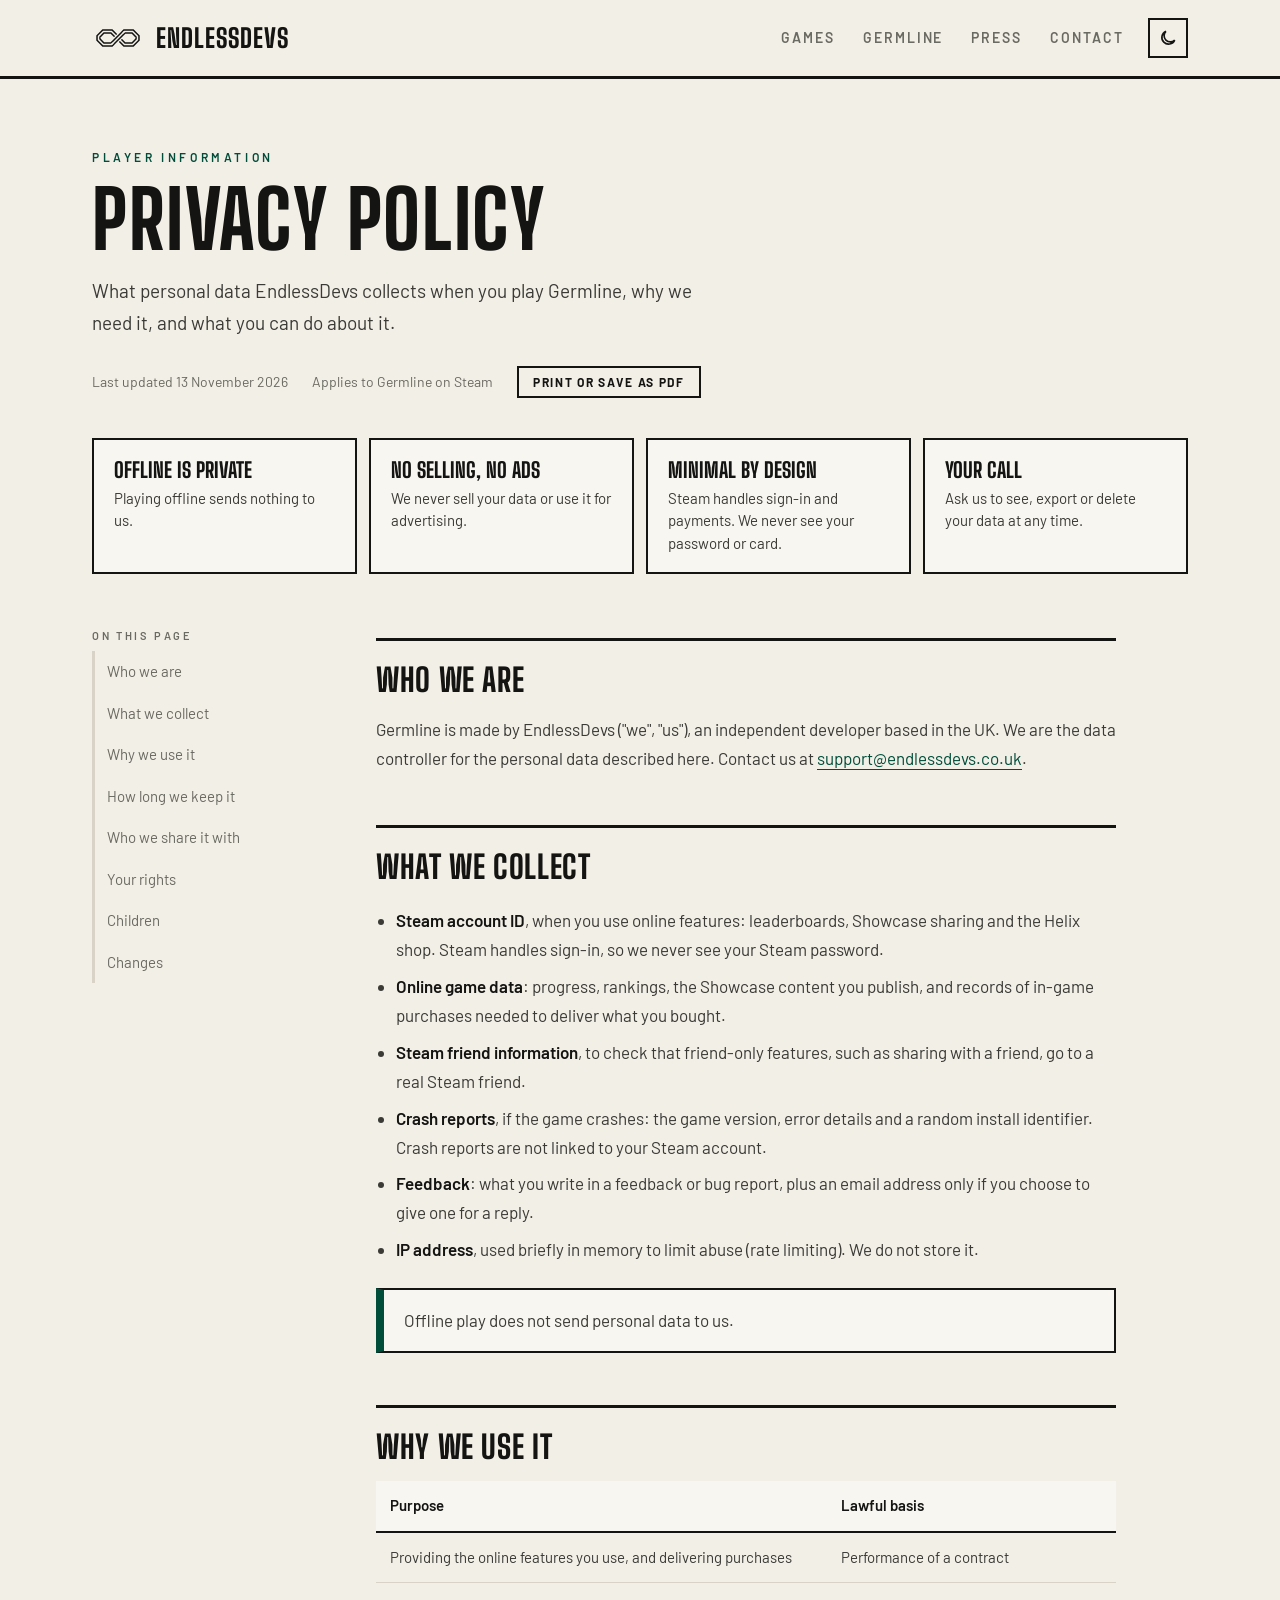
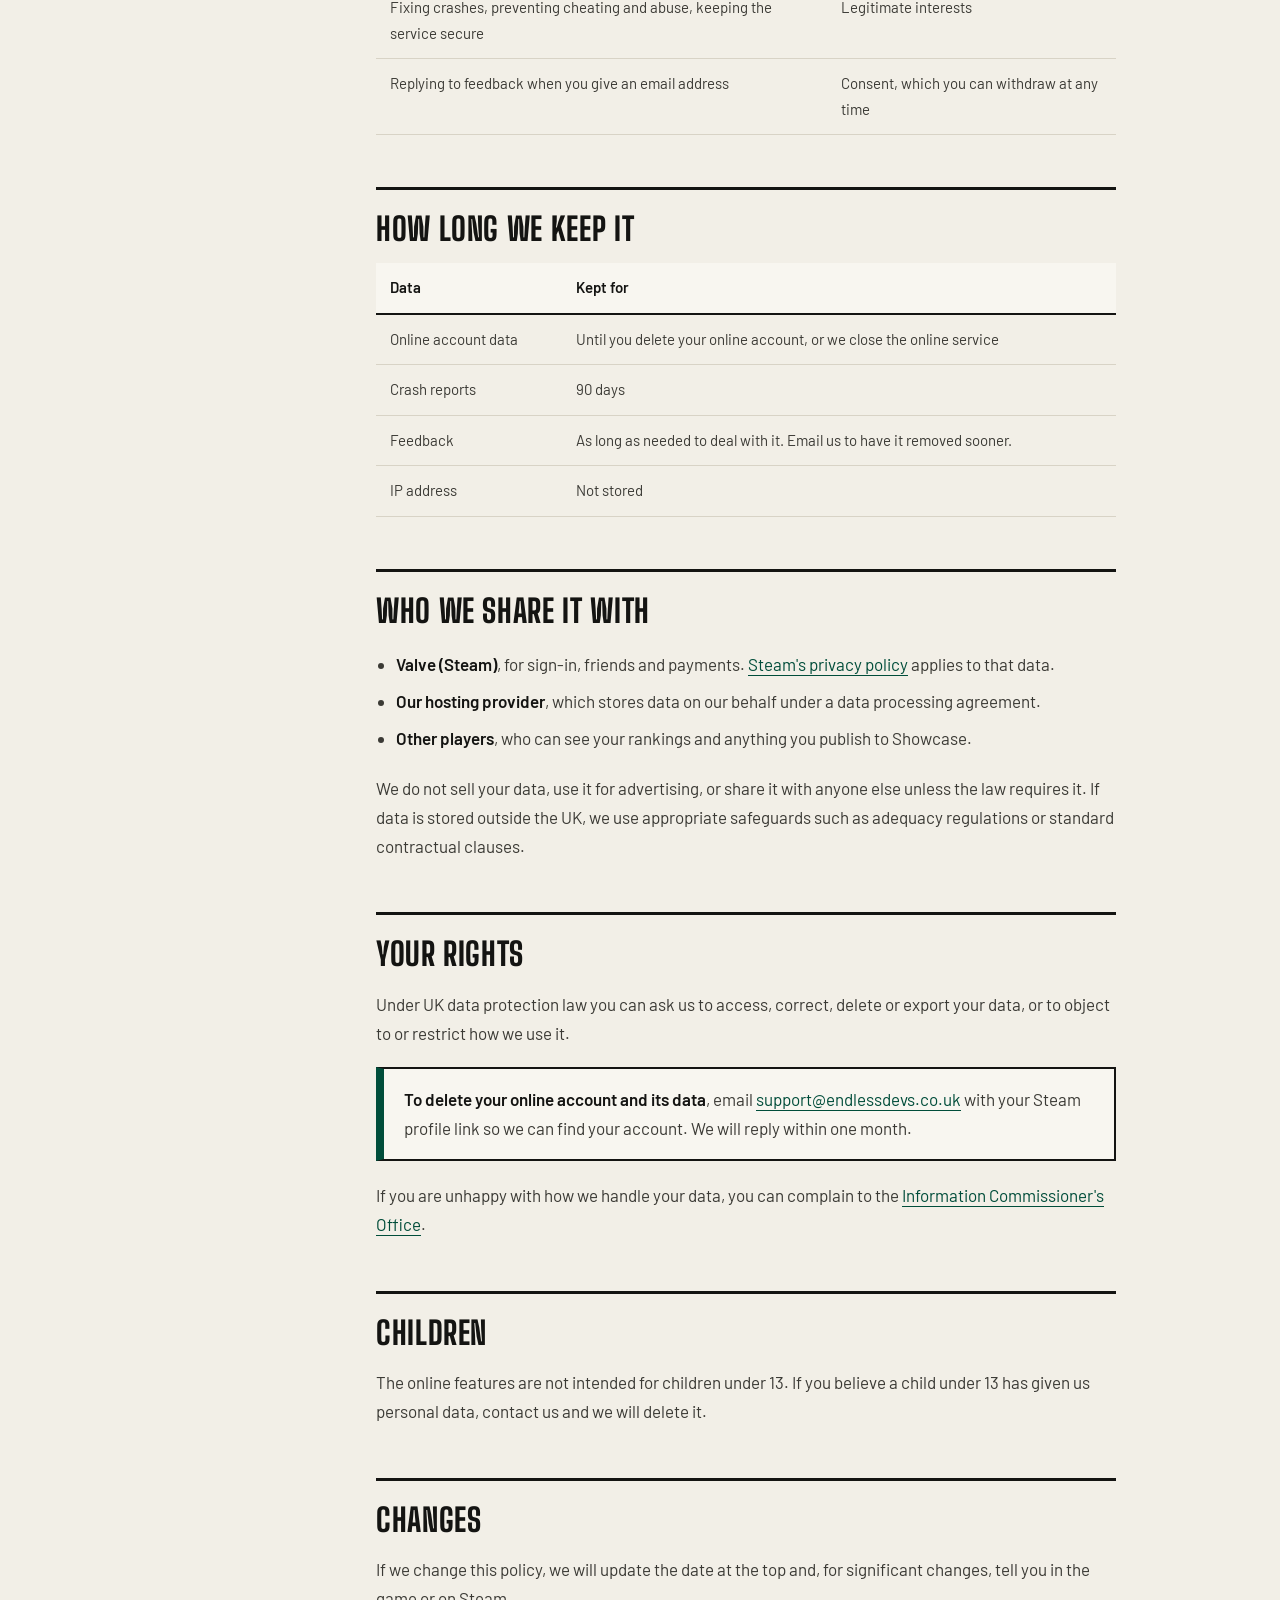
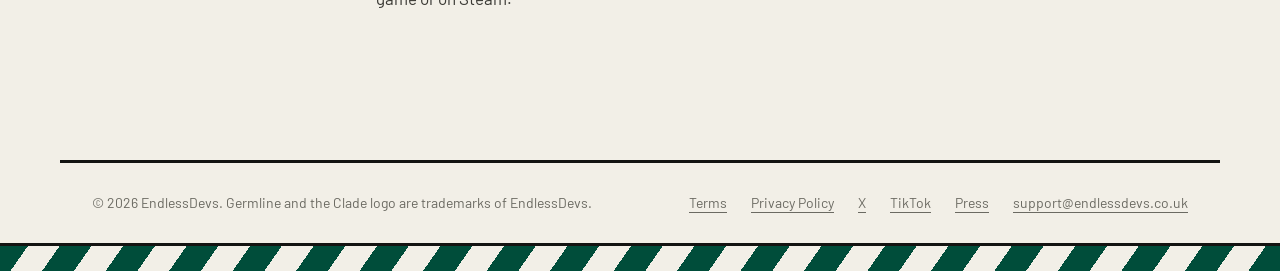
<file: privacy.html>
<!doctype html>
<html lang="en">
<head>
<meta charset="utf-8">
<meta name="viewport" content="width=device-width, initial-scale=1">
<title>Privacy Policy · Germline · EndlessDevs</title>
<meta name="description" content="How EndlessDevs handles personal data in Germline: what we collect, why, how long we keep it and your rights.">
<meta property="og:title" content="Germline Privacy Policy">
<meta property="og:image" content="https://endlessdevs.co.uk/assets/og.jpg">
<meta name="theme-color" content="#f2efe7">
<link rel="canonical" href="https://endlessdevs.co.uk/privacy">
<link rel="icon" href="/assets/brand/mark.svg" type="image/svg+xml">
<link rel="preconnect" href="https://fonts.googleapis.com">
<link rel="preconnect" href="https://fonts.gstatic.com" crossorigin>
<link rel="stylesheet" href="https://fonts.googleapis.com/css2?family=Barlow:wght@400;600;700&family=Big+Shoulders+Display:wght@800;900&display=swap">
<link rel="stylesheet" href="/style.css?v=20261113b">
<script>try{if(localStorage.theme==="dark")document.documentElement.dataset.theme="dark"}catch(e){}</script>
<script src="/theme.js?v=1" defer></script>
</head>
<body>
<a class="skip" href="#policy">Skip to policy</a>
<header class="site-header">
  <div class="wrap">
    <a class="brand" href="/" aria-label="EndlessDevs home"><img class="mark" src="/assets/brand/mark.svg" alt=""><span>ENDLESSDEVS</span></a>
    <nav class="nav" aria-label="Site">
      <a href="/#games">Games</a>
      <a href="/germline">Germline</a>
      <a href="/press">Press</a>
      <a href="mailto:support@endlessdevs.co.uk">Contact</a>
    </nav>
    <button class="theme-toggle" type="button" aria-label="Switch to dark mode" aria-pressed="false"><svg class="moon" viewBox="0 0 24 24" fill="none" stroke="currentColor" stroke-width="2" aria-hidden="true"><path d="M20 14.5A8 8 0 1 1 9.5 4 6.5 6.5 0 0 0 20 14.5Z"/></svg><svg class="sun" viewBox="0 0 24 24" fill="none" stroke="currentColor" stroke-width="2" aria-hidden="true"><circle cx="12" cy="12" r="4"/><path d="M12 2v2.5M12 19.5V22M2 12h2.5M19.5 12H22M4.9 4.9l1.8 1.8M17.3 17.3l1.8 1.8M4.9 19.1l1.8-1.8M17.3 6.7l1.8-1.8"/></svg></button>
  </div>
</header>

<main class="wrap">
  <div class="doc-hero">
    <p class="eyebrow">Player information</p>
    <h1>Privacy Policy</h1>
    <p class="intro">What personal data EndlessDevs collects when you play Germline, why we need it, and what you can do about it.</p>
    <div class="meta">
      <span>Last updated 13 November 2026</span>
      <span>Applies to Germline on Steam</span>
      <button class="btn" type="button" onclick="window.print()">Print or save as PDF</button>
    </div>
  </div>

  <ul class="glance" aria-label="Summary">
    <li><strong>Offline is private</strong>Playing offline sends nothing to us.</li>
    <li><strong>No selling, no ads</strong>We never sell your data or use it for advertising.</li>
    <li><strong>Minimal by design</strong>Steam handles sign-in and payments. We never see your password or card.</li>
    <li><strong>Your call</strong>Ask us to see, export or delete your data at any time.</li>
  </ul>

  <div class="layout">
    <nav class="toc" aria-label="Policy sections">
      <p>ON THIS PAGE</p>
      <a href="#who-we-are">Who we are</a>
      <a href="#what-we-collect">What we collect</a>
      <a href="#why">Why we use it</a>
      <a href="#retention">How long we keep it</a>
      <a href="#sharing">Who we share it with</a>
      <a href="#rights">Your rights</a>
      <a href="#children">Children</a>
      <a href="#changes">Changes</a>
    </nav>

    <article id="policy">
      <h2 id="who-we-are">Who we are</h2>
      <p>Germline is made by EndlessDevs ("we", "us"), an independent developer based in the UK. We are the data controller for the personal data described here. Contact us at <a href="mailto:support@endlessdevs.co.uk">support@endlessdevs.co.uk</a>.</p>

      <h2 id="what-we-collect">What we collect</h2>
      <ul>
        <li><strong>Steam account ID</strong>, when you use online features: leaderboards, Showcase sharing and the Helix shop. Steam handles sign-in, so we never see your Steam password.</li>
        <li><strong>Online game data</strong>: progress, rankings, the Showcase content you publish, and records of in-game purchases needed to deliver what you bought.</li>
        <li><strong>Steam friend information</strong>, to check that friend-only features, such as sharing with a friend, go to a real Steam friend.</li>
        <li><strong>Crash reports</strong>, if the game crashes: the game version, error details and a random install identifier. Crash reports are not linked to your Steam account.</li>
        <li><strong>Feedback</strong>: what you write in a feedback or bug report, plus an email address only if you choose to give one for a reply.</li>
        <li><strong>IP address</strong>, used briefly in memory to limit abuse (rate limiting). We do not store it.</li>
      </ul>
      <div class="callout"><p>Offline play does not send personal data to us.</p></div>

      <h2 id="why">Why we use it</h2>
      <table>
        <thead><tr><th scope="col">Purpose</th><th scope="col">Lawful basis</th></tr></thead>
        <tbody>
          <tr><td>Providing the online features you use, and delivering purchases</td><td>Performance of a contract</td></tr>
          <tr><td>Fixing crashes, preventing cheating and abuse, keeping the service secure</td><td>Legitimate interests</td></tr>
          <tr><td>Replying to feedback when you give an email address</td><td>Consent, which you can withdraw at any time</td></tr>
        </tbody>
      </table>

      <h2 id="retention">How long we keep it</h2>
      <table>
        <thead><tr><th scope="col">Data</th><th scope="col">Kept for</th></tr></thead>
        <tbody>
          <tr><td>Online account data</td><td>Until you delete your online account, or we close the online service</td></tr>
          <tr><td>Crash reports</td><td>90 days</td></tr>
          <tr><td>Feedback</td><td>As long as needed to deal with it. Email us to have it removed sooner.</td></tr>
          <tr><td>IP address</td><td>Not stored</td></tr>
        </tbody>
      </table>

      <h2 id="sharing">Who we share it with</h2>
      <ul>
        <li><strong>Valve (Steam)</strong>, for sign-in, friends and payments. <a href="https://store.steampowered.com/privacy_agreement/">Steam's privacy policy</a> applies to that data.</li>
        <li><strong>Our hosting provider</strong>, which stores data on our behalf under a data processing agreement.</li>
        <li><strong>Other players</strong>, who can see your rankings and anything you publish to Showcase.</li>
      </ul>
      <p>We do not sell your data, use it for advertising, or share it with anyone else unless the law requires it. If data is stored outside the UK, we use appropriate safeguards such as adequacy regulations or standard contractual clauses.</p>

      <h2 id="rights">Your rights</h2>
      <p>Under UK data protection law you can ask us to access, correct, delete or export your data, or to object to or restrict how we use it.</p>
      <div class="callout"><p><strong>To delete your online account and its data</strong>, email <a href="mailto:support@endlessdevs.co.uk?subject=Delete%20my%20Germline%20data">support@endlessdevs.co.uk</a> with your Steam profile link so we can find your account. We will reply within one month.</p></div>
      <p>If you are unhappy with how we handle your data, you can complain to the <a href="https://ico.org.uk/make-a-complaint/">Information Commissioner's Office</a>.</p>

      <h2 id="children">Children</h2>
      <p>The online features are not intended for children under 13. If you believe a child under 13 has given us personal data, contact us and we will delete it.</p>

      <h2 id="changes">Changes</h2>
      <p>If we change this policy, we will update the date at the top and, for significant changes, tell you in the game or on Steam.</p>
    </article>
  </div>
</main>

<footer class="site-footer">
  <div class="wrap">
    <span>© 2026 EndlessDevs. Germline and the Clade logo are trademarks of EndlessDevs.</span>
    <nav aria-label="Legal">
      <a href="/eula">Terms</a>
      <a href="/privacy">Privacy Policy</a>
      <a href="https://x.com/TheEndlessDevs">X</a>
      <a href="https://www.tiktok.com/@endless.devs">TikTok</a>
      <a href="/press">Press</a>
      <a href="mailto:support@endlessdevs.co.uk">support@endlessdevs.co.uk</a>
    </nav>
  </div>
</footer>
<div class="stripe" aria-hidden="true"></div>
</body>
</html>
</file>
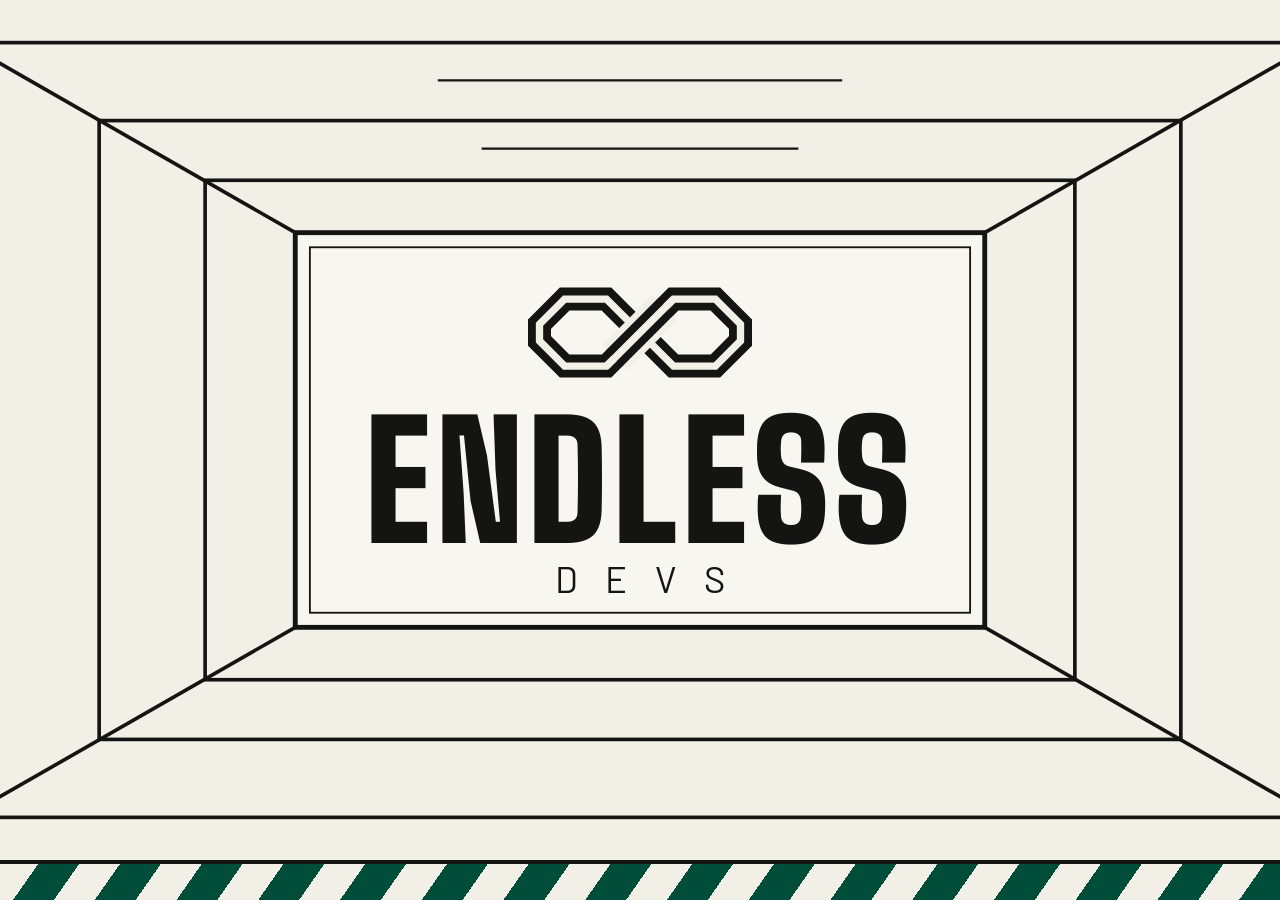
<file: assets/brand/kit.html>
<!doctype html>
<!-- Source for the social kit PNGs. Render with headless Chrome: kit.html?k=avatar|header|og|tiktok at the matching window size. -->
<html lang="en">
<head>
<meta charset="utf-8">
<title>EndlessDevs social kit</title>
<link rel="stylesheet" href="https://fonts.googleapis.com/css2?family=Barlow:wght@300;400&family=Big+Shoulders+Display:wght@900&display=swap">
<style>
html,body{margin:0;height:100%;background:#f2efe7;overflow:hidden}
.k{display:none;height:100%;flex-direction:column}
.k.on{display:flex}
.k svg{flex:1;width:100%;min-height:0;display:block}
.wm{font:900 132px/1 "Big Shoulders Display";fill:#141412;letter-spacing:4px}
.sub{font:400 30px/1 Barlow;fill:#141412;letter-spacing:22px}
.stripe{flex:none;height:var(--h,40px);background:repeating-linear-gradient(-55deg,#004d3a 0 calc(var(--h,40px)*.93),#f2efe7 calc(var(--h,40px)*.93) calc(var(--h,40px)*1.86));border-top:calc(var(--h,40px)/9) solid #141412}
.top{border-top:0;border-bottom:calc(var(--h,40px)/9) solid #141412}
.center{flex:1;display:flex;flex-direction:column;align-items:center;justify-content:center;gap:40px}
.handle{font:400 44px/1 Barlow;letter-spacing:14px;color:#141412}
</style>
</head>
<body>
<template id="corridor">
<svg viewBox="0 0 1232 706" preserveAspectRatio="xMidYMid slice">
  <g fill="none" stroke="#141412" stroke-width="3">
    <path d="M0 0L333 191M1232 0L899 191M0 706L333 515M1232 706L899 515"/>
    <rect x="62" y="35" width="1108" height="636"/>
    <rect x="172" y="99" width="888" height="508"/>
    <rect x="259" y="148" width="714" height="410"/>
    <path d="M450 66H782M486 122H746" stroke-width="2"/>
  </g>
  <rect x="333" y="191" width="566" height="324" fill="#f8f6f0" stroke="#141412" stroke-width="4"/>
  <rect x="345" y="203" width="542" height="300" fill="none" stroke="#141412" stroke-width="1.5"/>
  <image href="mark.svg" x="506" y="218" width="220" height="110"/>
  <text class="wm" x="616" y="446" text-anchor="middle">ENDLESS</text>
  <text class="sub" x="627" y="487" text-anchor="middle">DEVS</text>
</svg>
</template>

<div class="k" id="avatar"><div class="center"><img src="mark.svg" style="width:78%"></div></div>
<div class="k corridor" id="header" style="--h:44px"></div>
<div class="k corridor" id="og" style="--h:36px"></div>
<div class="k" id="tiktok" style="--h:72px">
  <div class="stripe top"></div>
  <div class="center">
    <img src="mark.svg" style="width:62%">
    <svg viewBox="0 0 660 190" style="flex:none;width:92%"><text class="wm" x="330" y="132" text-anchor="middle" style="font-size:180px">ENDLESS</text><text class="sub" x="345" y="184" text-anchor="middle" style="font-size:40px;letter-spacing:30px">DEVS</text></svg>
    <div class="handle">@ENDLESS.DEVS</div>
  </div>
  <div class="stripe"></div>
</div>
<script>
const t = document.getElementById("corridor");
for (const el of document.querySelectorAll(".corridor")) { el.append(t.content.cloneNode(true)); el.insertAdjacentHTML("beforeend", '<div class="stripe"></div>'); }
document.getElementById(new URLSearchParams(location.search).get("k") || "og").classList.add("on");
</script>
</body>
</html>
</file>
<file: style.css>
:root{color-scheme:light;--bg:#f2efe7;--panel:#f8f6f0;--ink:#141412;--body:#3b3a35;--muted:#6b6a62;--line:#d8d3c6;--rule:#141412;--accent:#004d3a;--display:"Big Shoulders Display",Impact,sans-serif;--text:"Barlow",system-ui,-apple-system,"Segoe UI",sans-serif;--stripe:repeating-linear-gradient(-55deg,var(--accent) 0 26px,var(--bg) 26px 52px)}
:root[data-theme=dark]{color-scheme:dark;--bg:#141412;--panel:#1c1c19;--ink:#f2efe7;--body:#cfcbc0;--muted:#98958b;--line:#2e2d29;--rule:#f2efe7;--accent:#4fbf95;--stripe:repeating-linear-gradient(-55deg,#00704f 0 26px,#f2efe7 26px 52px)}
.corridor [stroke="#141412"]{stroke:var(--ink)}
.corridor [stroke="#6b6a62"]{stroke:var(--muted)}
.corridor [fill="#f8f6f0"]{fill:var(--bg)}
*{box-sizing:border-box}
html{scroll-behavior:smooth;scroll-padding-top:24px}
body{margin:0;background:var(--bg);color:var(--ink);font:17px/1.7 var(--text);-webkit-font-smoothing:antialiased}
a{color:var(--accent);text-underline-offset:4px}
a:hover{color:var(--ink)}
a:focus-visible,button:focus-visible{outline:3px solid var(--accent);outline-offset:4px;border-radius:2px}
.skip{position:absolute;left:16px;top:-100px;background:var(--ink);color:var(--bg);padding:8px 14px;z-index:10}
.skip:focus{top:12px}
.wrap{max-width:1160px;margin:0 auto;padding:0 32px}
.stripe{height:28px;background:var(--stripe);border-top:3px solid var(--rule)}

/* Site header and footer */
.site-header{border-bottom:3px solid var(--rule)}
.site-header .wrap{display:flex;justify-content:space-between;align-items:center;min-height:76px;gap:24px}
.brand{display:flex;align-items:center;gap:12px;color:var(--ink);text-decoration:none;font:800 26px/1 var(--display);letter-spacing:.04em}
.brand img{width:52px;height:26px}
.nav{display:flex;margin-left:auto;gap:28px;font:600 14px/1 var(--text);letter-spacing:.14em;text-transform:uppercase}
.nav a{color:var(--muted);text-decoration:none}
.nav a:hover,.nav a[aria-current]{color:var(--ink)}
.site-footer{color:var(--muted);font-size:14px;margin-top:40px}
.site-footer .wrap{display:flex;flex-wrap:wrap;justify-content:space-between;gap:12px 28px;padding-top:28px;padding-bottom:28px;border-top:3px solid var(--rule)}
.site-footer nav{display:flex;flex-wrap:wrap;gap:12px 24px}
.site-footer a{color:var(--muted)}
.site-footer a:hover{color:var(--ink)}

/* Shared type */
.eyebrow{color:var(--accent);text-transform:uppercase;letter-spacing:.3em;font:600 12px/1 var(--text);margin:0}
h1,h2,h3{font-family:var(--display);color:var(--ink);text-transform:uppercase;letter-spacing:.02em}
.btn{display:inline-flex;align-items:center;gap:8px;padding:13px 24px;font:700 14px/1 var(--text);letter-spacing:.14em;text-transform:uppercase;text-decoration:none;border:2px solid var(--rule);color:var(--ink);background:transparent;cursor:pointer}
.btn:hover{background:var(--ink);color:var(--bg)}
.btn-primary{background:var(--accent);border-color:var(--accent);color:var(--bg)}
.btn-primary:hover{background:var(--ink);border-color:var(--ink);color:var(--bg)}

/* Studio home */
.corridor{border-bottom:3px solid var(--rule)}
.corridor svg{display:block;width:100%;height:clamp(240px,32vw,400px)}
.corridor .wm{font:900 132px/1 var(--display);fill:var(--ink);letter-spacing:4px}
.corridor .sub{font:400 30px/1 var(--text);fill:var(--ink);letter-spacing:22px}
.intro-band{display:grid;grid-template-columns:1fr 1.3fr;gap:48px;align-items:start;padding:72px 0 24px}
.intro-band h1{font-size:clamp(40px,6vw,72px);line-height:.95;font-weight:800;margin:14px 0 0}
.intro-band p{font-size:19px;color:var(--body);margin:34px 0 0}
.games{padding:48px 0 80px}
.games>h2{font-size:34px;font-weight:800;margin:14px 0 24px}
.game-grid{display:grid;grid-template-columns:repeat(2,1fr);gap:24px}
.game{display:block;border:3px solid var(--rule);background:var(--panel);color:var(--ink);text-decoration:none}
.game img{display:block;width:100%;height:auto;aspect-ratio:460/215;object-fit:cover;border-bottom:3px solid var(--rule)}
.game div{padding:20px 24px 24px}
.game h3{font-size:30px;font-weight:800;margin:10px 0 6px}
.game p{margin:0;color:var(--body)}
.game .more{margin-top:16px;color:var(--accent);font:700 13px/1 var(--text);letter-spacing:.14em;text-transform:uppercase}
a.game:hover{background:var(--ink)}
a.game:hover h3,a.game:hover p,a.game:hover .eyebrow{color:var(--bg)}

/* Game page: the game's own dark art band inside the studio frame */
.hero{position:relative;overflow:hidden;border-bottom:3px solid var(--rule);background:#121413;--ink:#f2efe7;--body:#d6d3ca;--accent:#c6e36b;color:var(--ink)}
.hero::before{content:"";position:absolute;inset:0;background:url(assets/bg.jpg) center/cover no-repeat;opacity:.9}
.hero::after{content:"";position:absolute;inset:0;background:linear-gradient(90deg,#121413 20%,rgba(18,20,19,.55) 65%,rgba(18,20,19,.2))}
.hero .wrap{position:relative;z-index:1;padding-top:120px;padding-bottom:120px}
.hero .btn{border-color:var(--ink);color:var(--ink)}
.hero .btn:hover{background:var(--ink);color:#121413}
.hero .btn-primary{background:var(--accent);border-color:var(--accent);color:#121413}
.logo{display:flex;align-items:center;gap:22px;margin:22px 0 26px}
.logo img{width:clamp(64px,9vw,104px);height:auto}
.logo span{font:800 clamp(52px,9vw,112px)/.9 "Bricolage Grotesque",var(--display);letter-spacing:.01em;text-transform:none}
.lede{max-width:560px;font-size:20px;line-height:1.6;color:var(--body);margin:0 0 34px}
.actions{display:flex;flex-wrap:wrap;gap:12px;align-items:center}
.features{display:grid;grid-template-columns:repeat(3,1fr);gap:3px;background:var(--rule);border:3px solid var(--rule);margin:80px 0}
.features div{background:var(--bg);padding:30px 28px}
.features h2{font-size:26px;line-height:1.1;margin:14px 0 8px;font-weight:800}
.features p{margin:0;color:var(--body);font-size:16px}
.gallery{display:grid;grid-template-columns:repeat(3,1fr);gap:12px;margin:0 0 56px}
.gallery a{display:block;border:3px solid var(--rule);overflow:hidden}
.gallery a:hover{border-color:var(--accent)}
.gallery img{display:block;width:100%;height:auto}
.wishlist{display:grid;grid-template-columns:1.15fr 1fr;background:var(--panel);border:3px solid var(--rule);overflow:hidden;margin:0 0 80px}
.wl-art{display:block;background:var(--ink);border-right:3px solid var(--rule)}
.wl-art img{display:block;width:100%;height:100%;object-fit:cover}
.wl-body{padding:36px 36px 32px}
.wl-body h2{font-size:clamp(32px,3.8vw,44px);line-height:1;font-weight:800;margin:14px 0 12px}
.wl-body p{color:var(--body);margin:0}
.wl-meta{display:flex;flex-wrap:wrap;gap:10px 28px;list-style:none;padding:0;margin:22px 0 26px;font-size:16px;color:var(--ink)}
.wl-meta strong{display:block;font:600 11px/1.6 var(--text);letter-spacing:.24em;text-transform:uppercase;color:var(--muted)}
.studio{max-width:640px;padding:0 0 72px}
.studio .eyebrow{margin-bottom:16px}
.studio p{color:var(--body);margin:0 0 14px}

.docs{padding:0 0 90px}
.doc-links{display:grid;grid-template-columns:1fr 1fr;gap:12px;margin-top:18px}
.doc-links a{display:block;background:var(--panel);border:3px solid var(--rule);padding:22px 24px;text-decoration:none;color:var(--body)}
.doc-links a:hover{border-color:var(--accent)}
.doc-links strong{display:block;color:var(--ink);font:800 24px/1.1 var(--display);text-transform:uppercase;margin-bottom:6px}
.doc-links span{font-size:16px}

/* Policy */
.doc-hero{padding:72px 0 40px}
.doc-hero h1{font-size:clamp(44px,6.5vw,80px);line-height:.95;font-weight:800;margin:18px 0}
.doc-hero .intro{max-width:620px;font-size:19px;color:var(--body);margin:0}
.meta{display:flex;flex-wrap:wrap;align-items:center;gap:12px 24px;margin-top:26px;font-size:14px;color:var(--muted)}
.meta .btn{padding:8px 14px;font-size:12px}
.glance{display:grid;grid-template-columns:repeat(4,1fr);gap:12px;margin:0 0 56px;padding:0;list-style:none}
.glance li{background:var(--panel);border:2px solid var(--rule);padding:18px 20px;font-size:15px;color:var(--body);line-height:1.5}
.glance strong{display:block;color:var(--ink);font:800 21px/1.1 var(--display);text-transform:uppercase;margin-bottom:6px}
.layout{display:grid;grid-template-columns:220px minmax(0,1fr);gap:64px;padding-bottom:90px}
.toc{position:sticky;top:24px;align-self:start}
.toc p{font:600 11px/1 var(--text);letter-spacing:.24em;color:var(--muted);margin:0 0 10px}
.toc a{display:block;color:var(--muted);text-decoration:none;font-size:15px;padding:8px 0 8px 12px;border-left:3px solid var(--line)}
.toc a:hover{color:var(--ink);border-left-color:var(--accent)}
article{max-width:740px}
article h2{font-size:32px;line-height:1.1;font-weight:800;margin:52px 0 16px;padding-top:22px;border-top:3px solid var(--rule)}
article h2:first-of-type{margin-top:8px}
article p,article li{color:var(--body)}
article strong{color:var(--ink);font-weight:600}
article ul{padding-left:20px}
article li{padding:4px 0}
table{width:100%;border-collapse:collapse;font-size:15px;margin:8px 0 16px}
th,td{text-align:left;padding:12px 14px;border-bottom:1px solid var(--line);vertical-align:top;color:var(--body)}
th{color:var(--ink);font-weight:600;background:var(--panel);border-bottom:2px solid var(--rule)}
.callout{background:var(--panel);border:2px solid var(--rule);border-left:8px solid var(--accent);padding:16px 20px;margin:20px 0}
.callout p{margin:0}

@media(max-width:900px){
  .features{grid-template-columns:1fr}
  .gallery{grid-template-columns:1fr 1fr}
  .wishlist{grid-template-columns:1fr}
  .wl-art{border-right:0;border-bottom:3px solid var(--rule)}
  .doc-links{grid-template-columns:1fr}
  .glance{grid-template-columns:1fr 1fr}
  .layout{grid-template-columns:1fr;gap:28px}
  .toc{position:static;border-bottom:3px solid var(--rule);padding-bottom:18px}
  .toc a{display:inline-block;border:0;padding:4px 16px 4px 0}
  .intro-band{grid-template-columns:1fr;gap:0}
  .game-grid{grid-template-columns:1fr}
}
@media(max-width:600px){
  .wrap{padding:0 16px}
  .nav{gap:14px;font-size:12px;letter-spacing:.1em}
  .brand span,.nav a[href^="mailto"]{display:none}
  .brand img{width:40px;height:20px}
  .hero .wrap{padding-top:72px;padding-bottom:72px}
  .hero::after{background:rgba(18,20,19,.78)}
  .glance{grid-template-columns:1fr}
  .gallery{grid-template-columns:1fr}
  .wl-body{padding:26px 20px 24px}
  th,td{padding:10px 8px;font-size:14px}
  .logo{gap:14px}.logo img{width:13vw}.logo span{font-size:12vw}
  .stripe{height:20px}
}
@media(prefers-reduced-motion:reduce){html{scroll-behavior:auto}}
@media print{
  body{background:#fff;color:#000;font-size:11pt}
  .site-header,.site-footer,.stripe,.toc,.meta .btn,.skip{display:none}
  .layout{display:block}
  .glance li,th,.callout{background:none}
  h1,h2,h3,p,li,td,th,strong,.glance strong,.meta,.intro,.eyebrow{color:#000}
  a{color:#000}
  h2{break-after:avoid}
}

/* Trailer, press kit */
.trailer{margin:56px 0 0}
.trailer video{display:block;width:100%;height:auto;background:#000;border:3px solid var(--rule)}
.press-block{padding:0 0 56px}
.press-block h2{font-size:32px;line-height:1.1;font-weight:800;margin:0 0 16px;padding-top:22px;border-top:3px solid var(--rule)}
.press-block p,.press-block li{color:var(--body);max-width:740px}
.press-block .gallery{margin:0}
.press-block .gallery img{aspect-ratio:16/9;object-fit:contain;background:var(--bg)}
.press-block figcaption{font-size:14px;color:var(--muted);padding:8px 2px 0}
.clips{display:grid;grid-template-columns:repeat(auto-fill,minmax(170px,1fr));gap:12px}
.clips figure,.press-block figure{margin:0}
.clips video{display:block;width:100%;height:auto;background:#000;border:3px solid var(--rule)}

/* Theme toggle: moon in light mode, sun in dark */
.theme-toggle{flex:none;display:grid;place-items:center;width:40px;height:40px;padding:0;border:2px solid var(--rule);background:transparent;color:var(--ink);cursor:pointer}
.theme-toggle:hover{background:var(--ink);color:var(--bg)}
.theme-toggle svg{width:20px;height:20px}
.theme-toggle .sun,[data-theme=dark] .theme-toggle .moon{display:none}
[data-theme=dark] .theme-toggle .sun{display:block}
</file>
